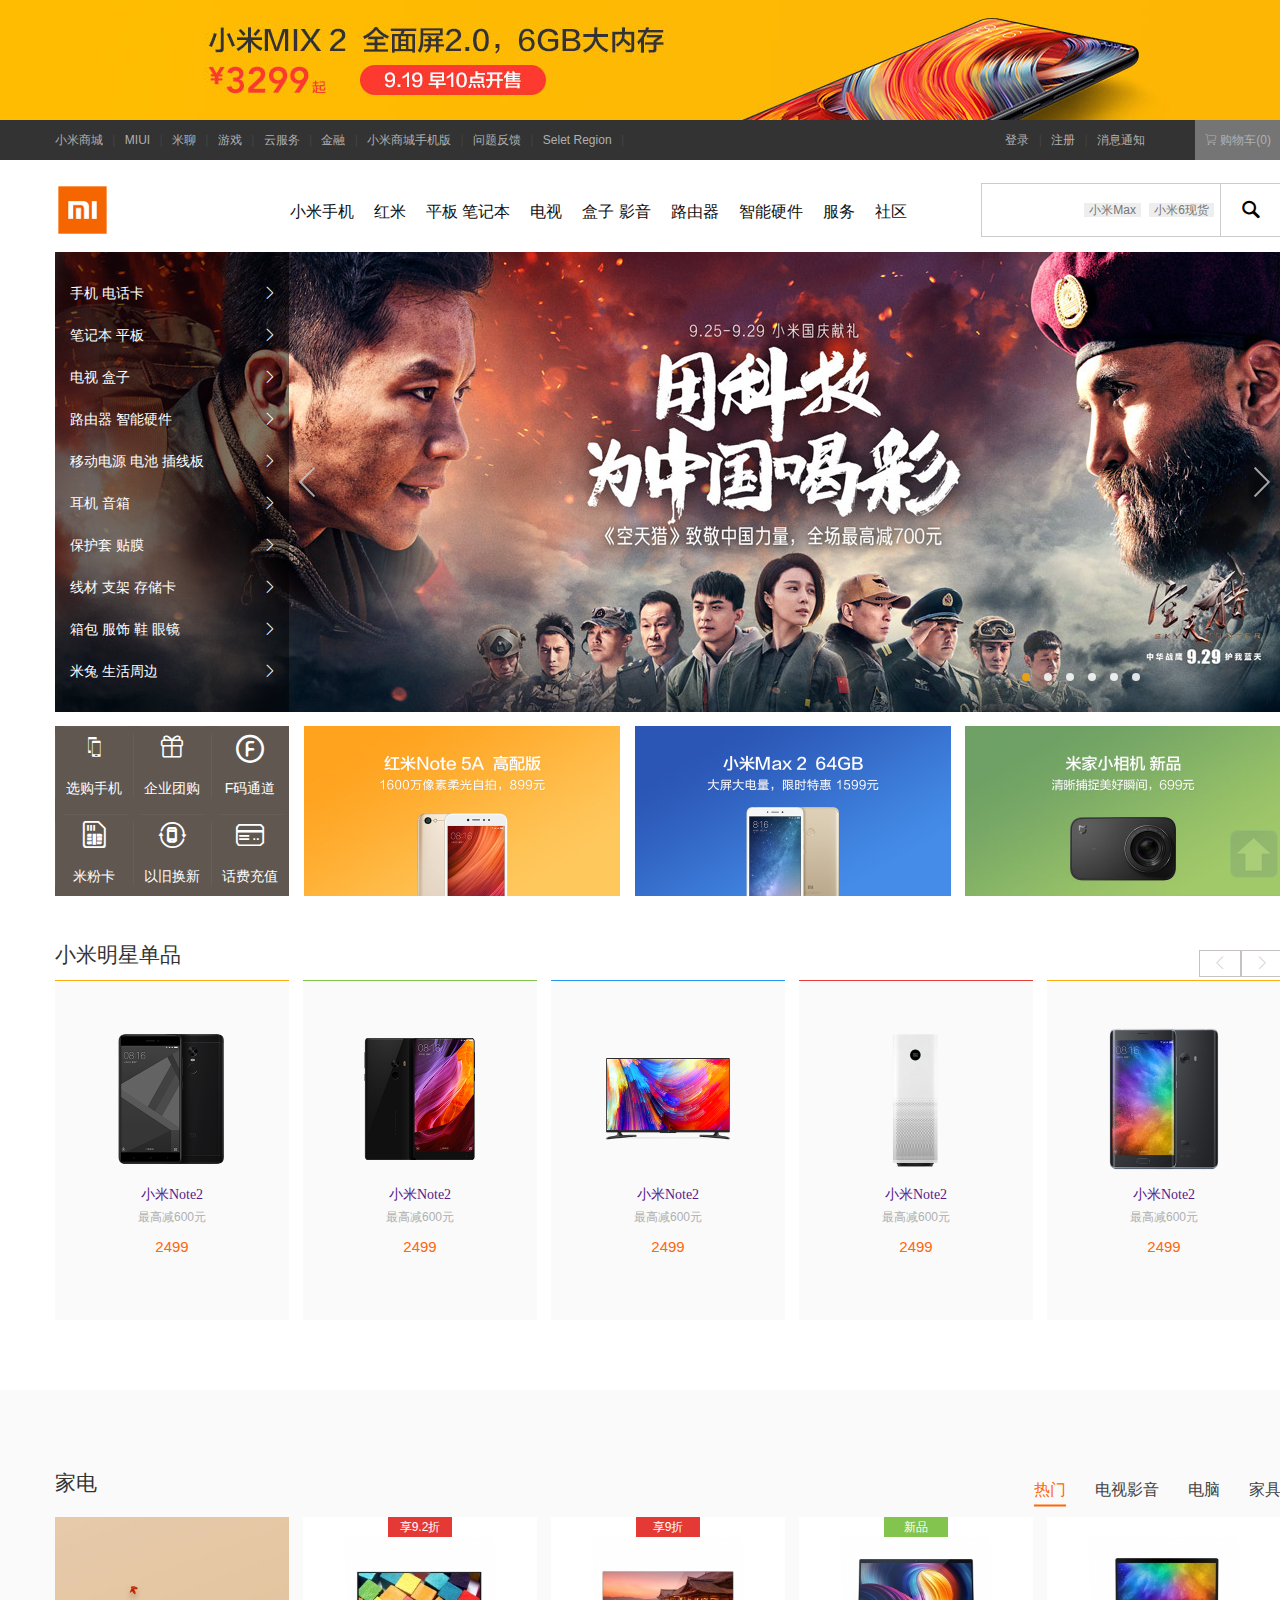
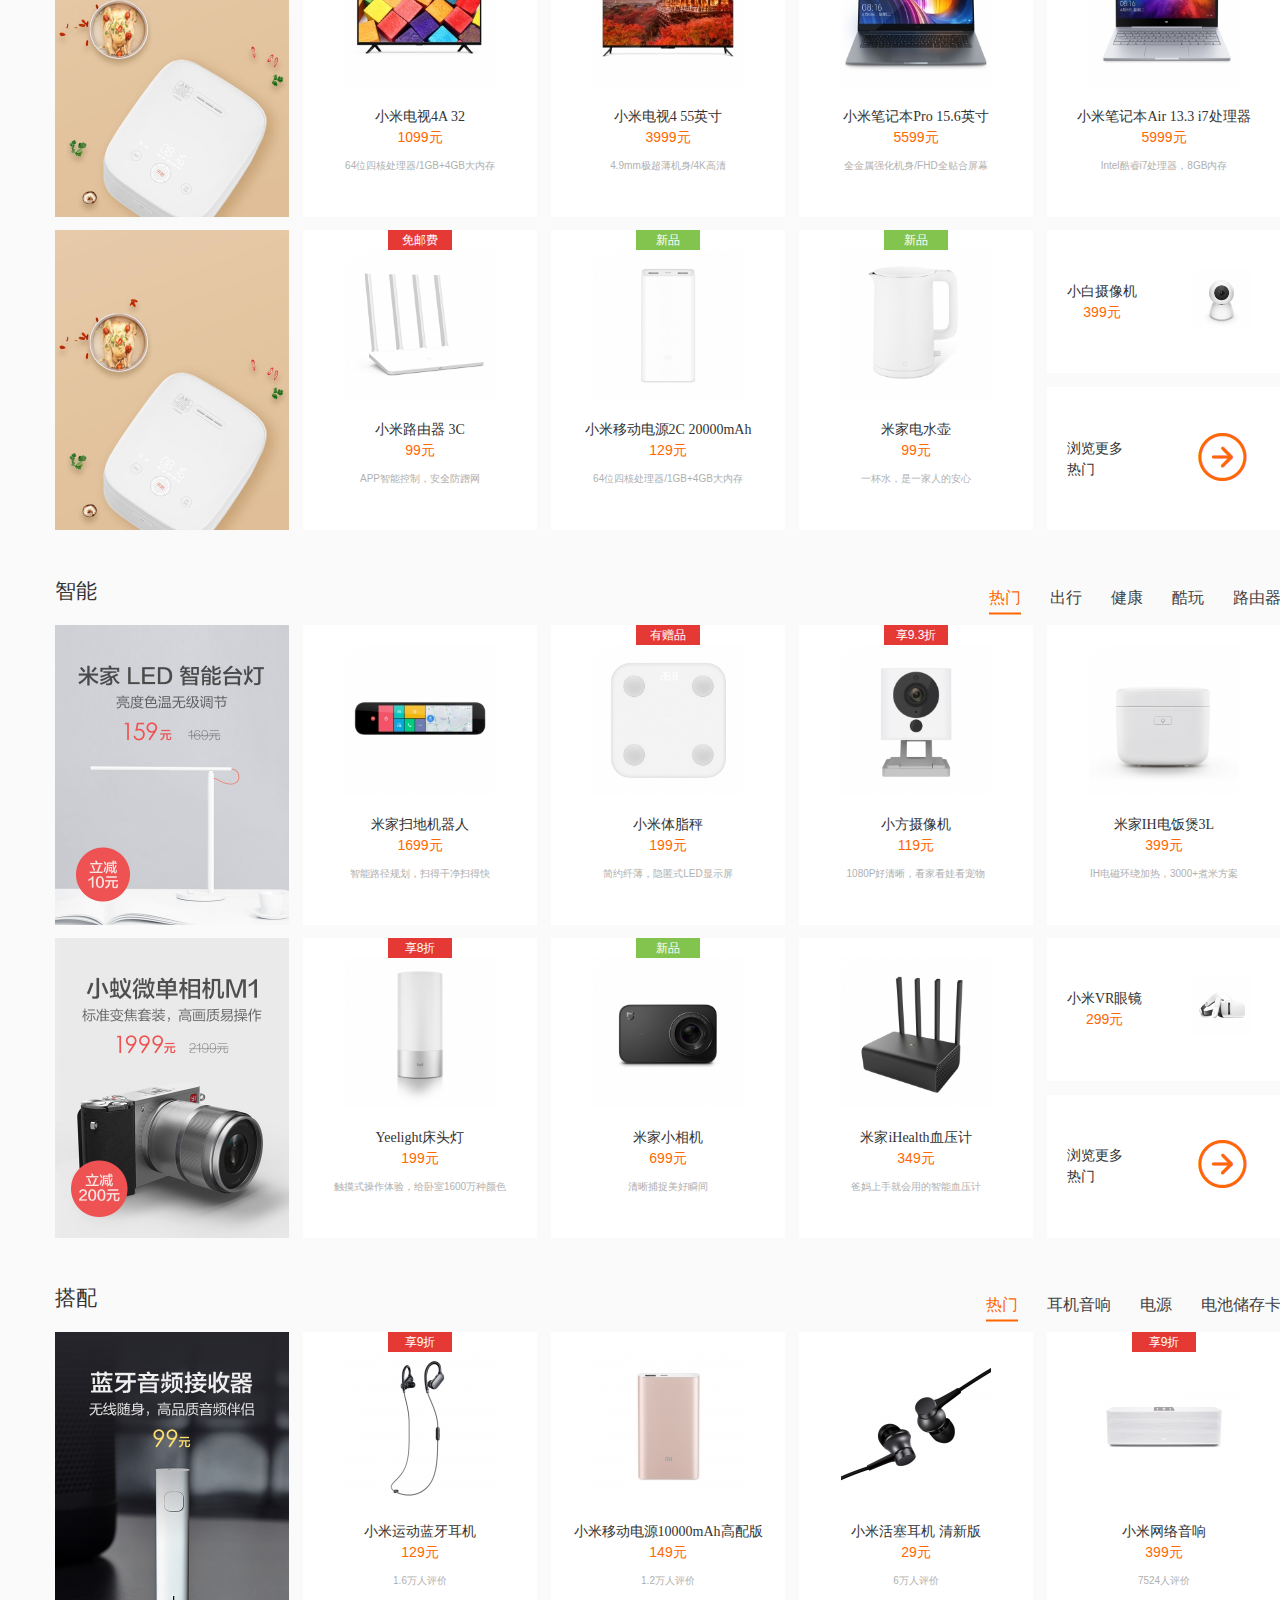
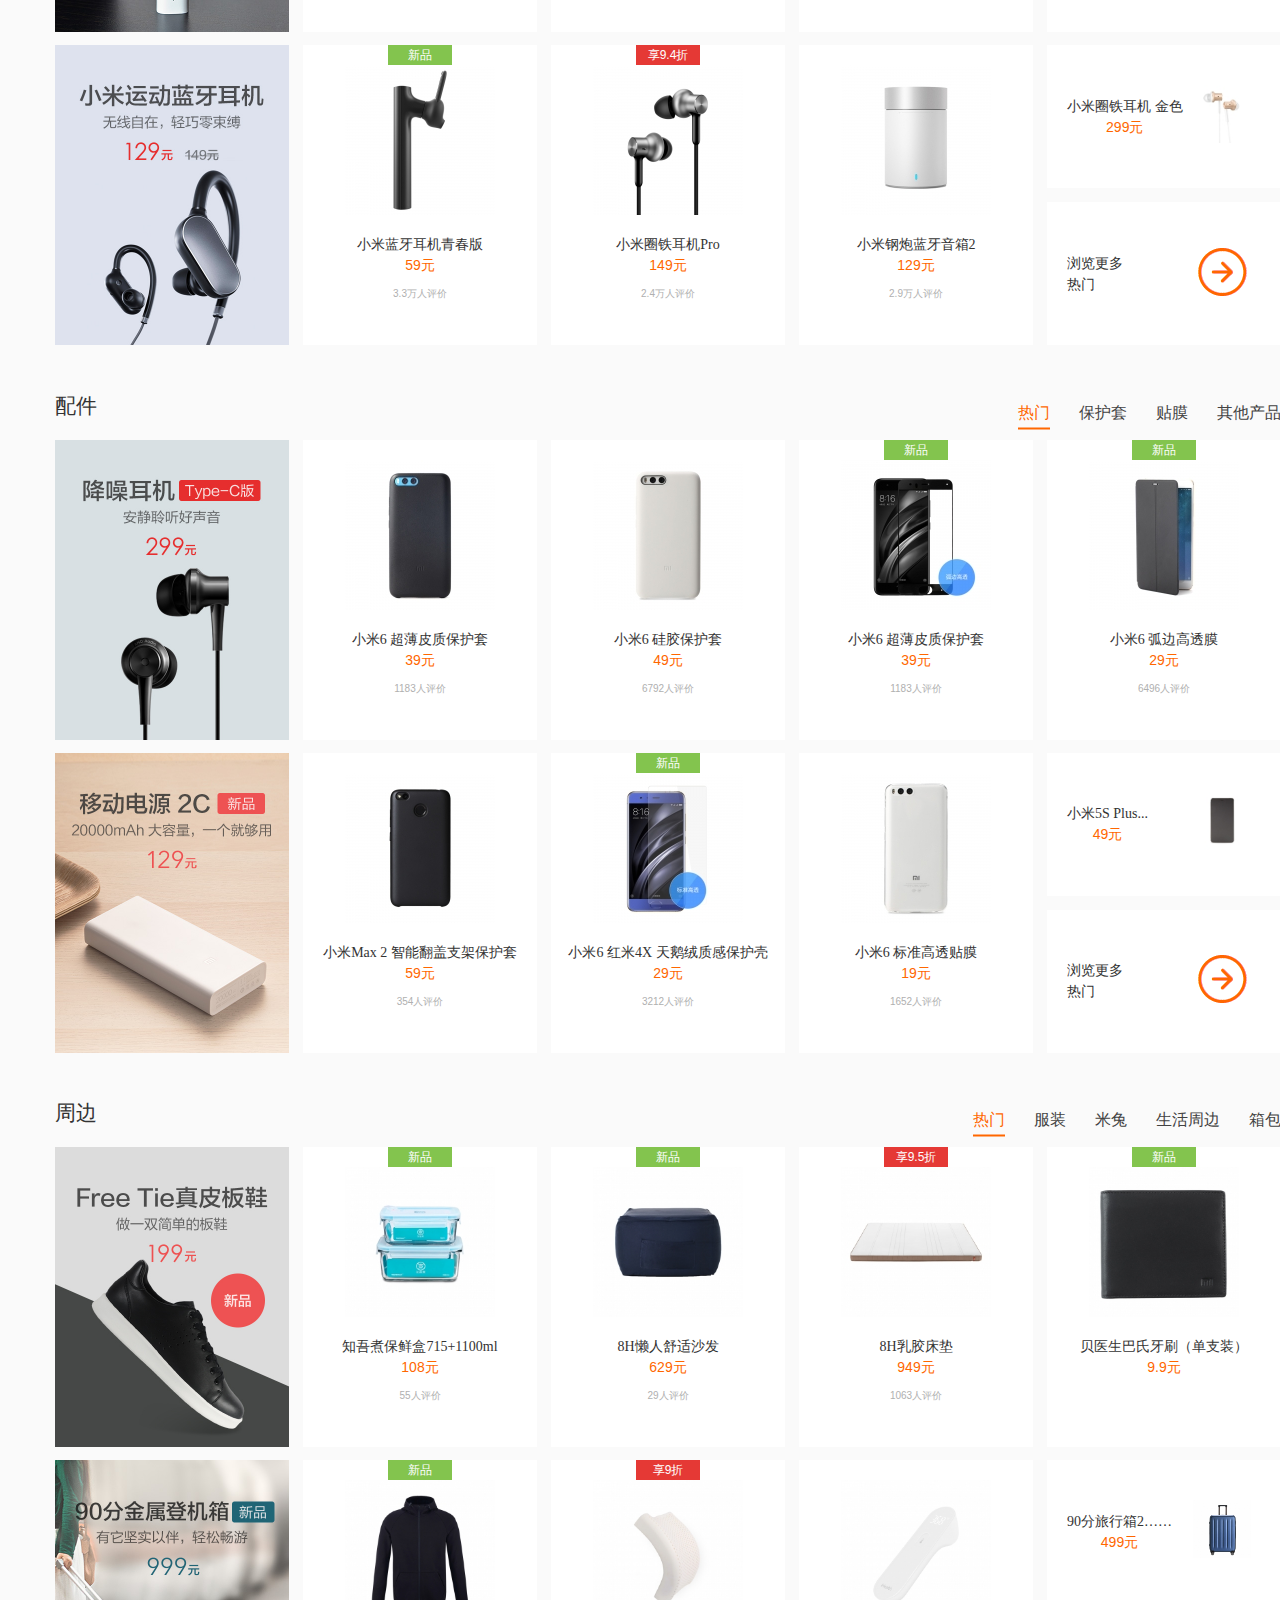
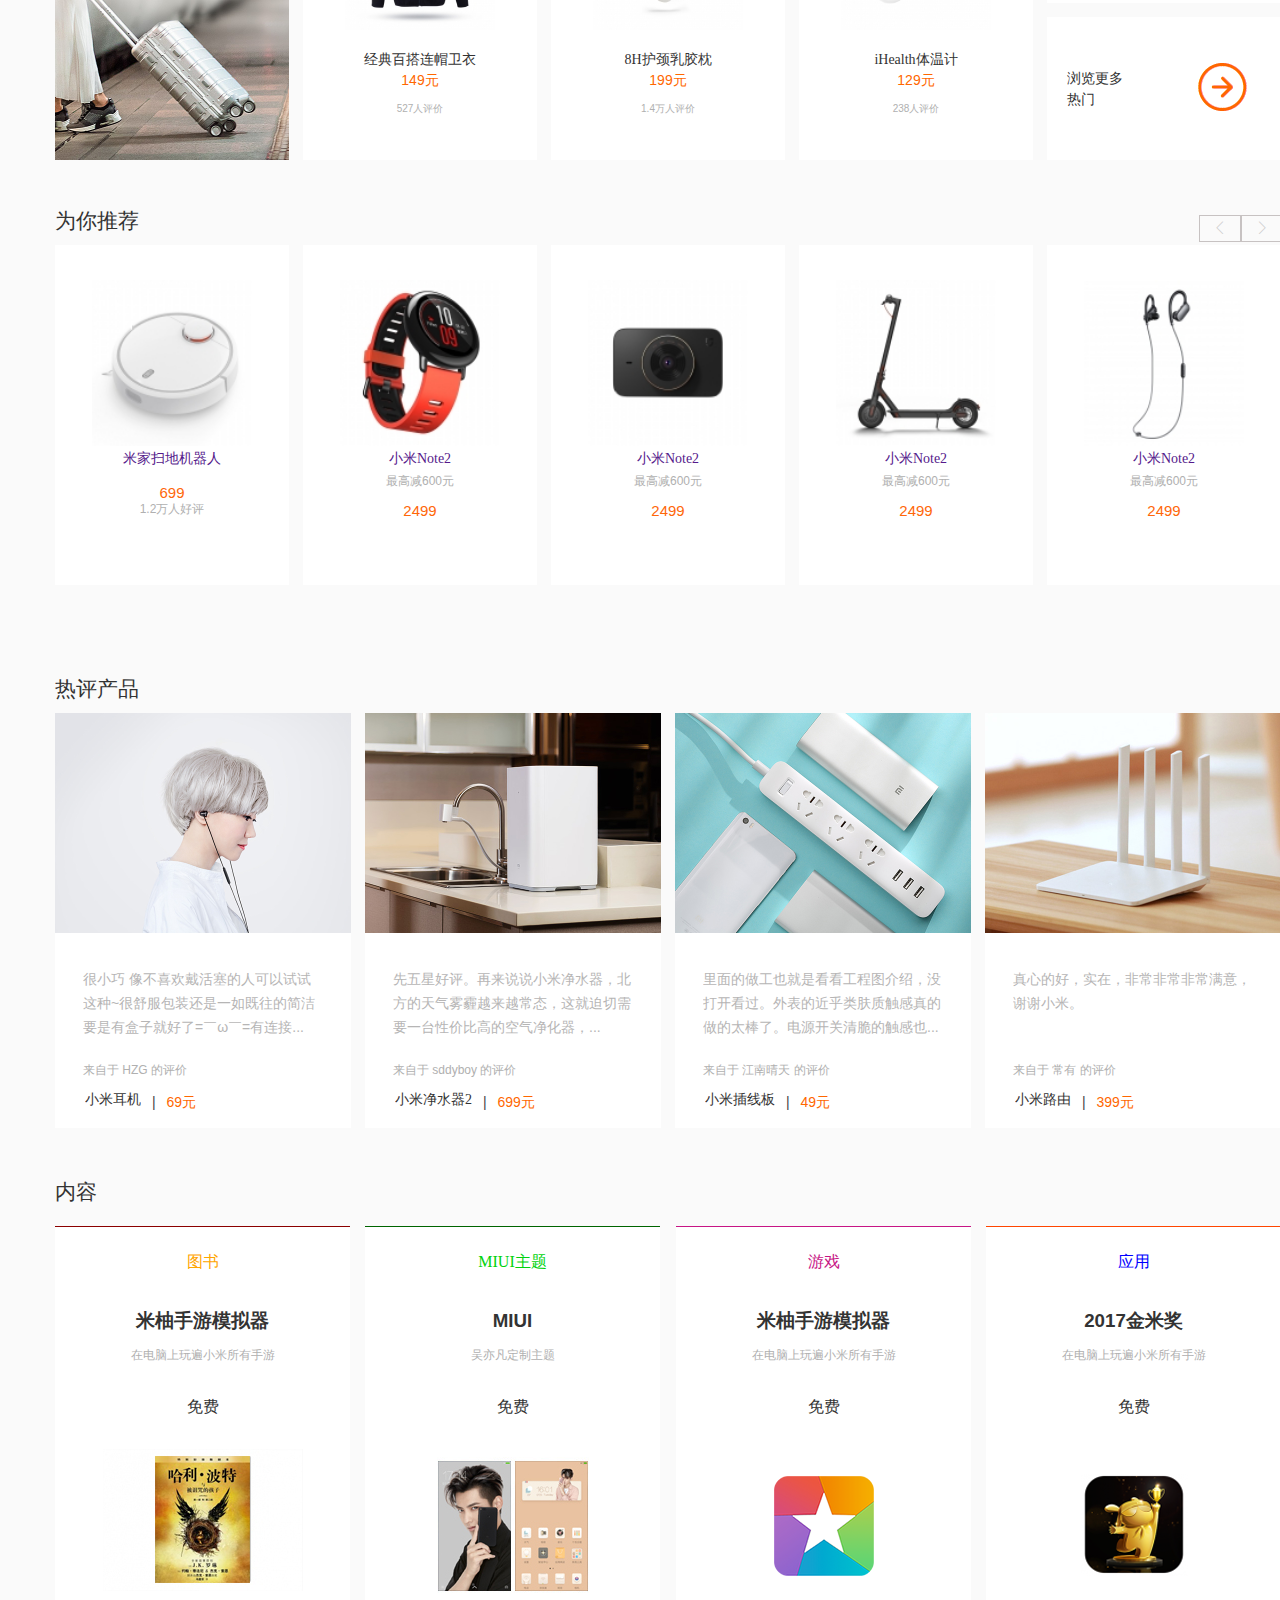
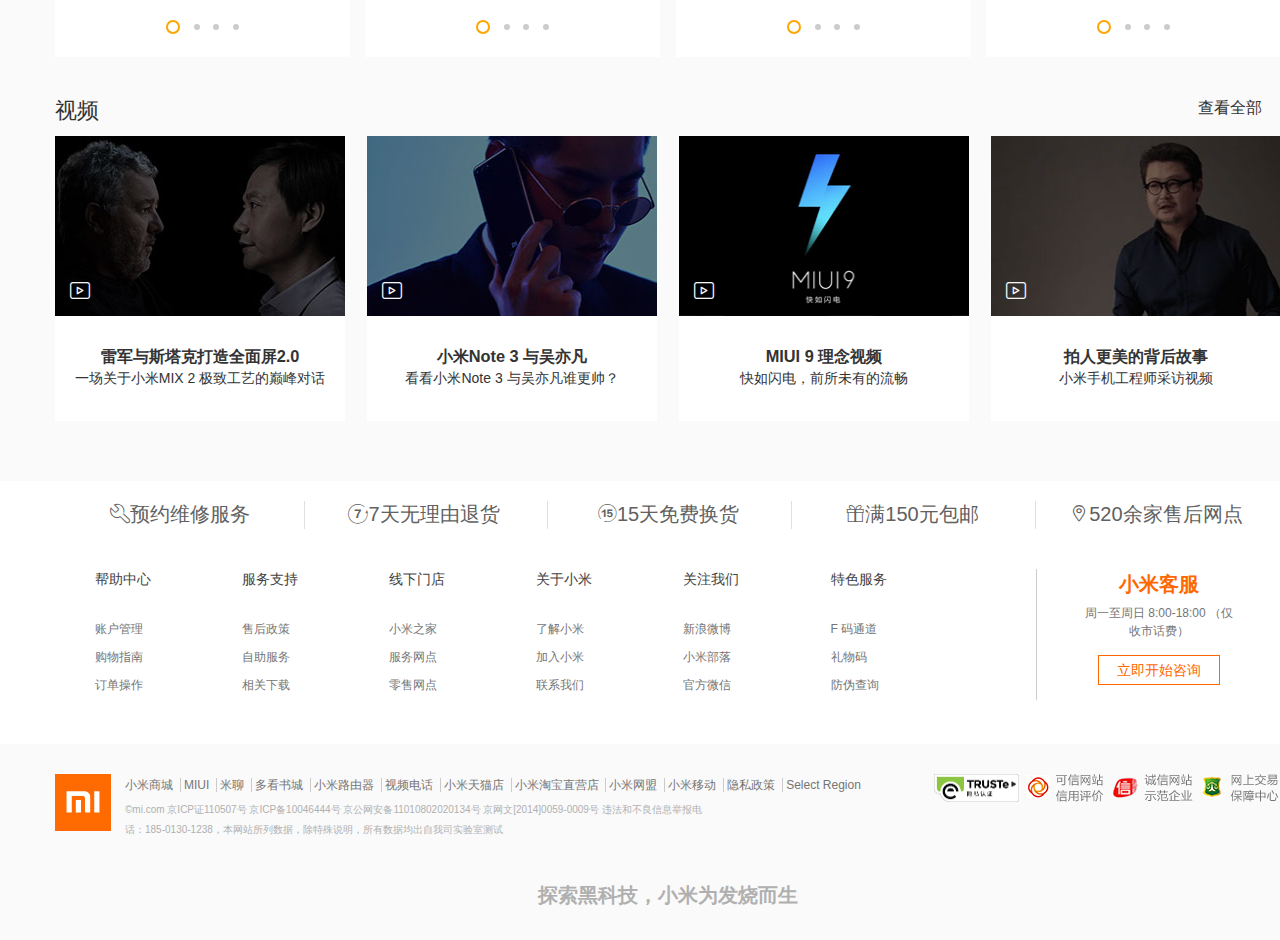
<file: index.html>
<!DOCTYPE html>
<html lang="en">
<head>
	<meta http-equiv="X-UA-Compatible" content="IE=Edge" />
	<meta charset="UTF-8">
	<title>小米商城 - 小米MIX 2、红米Note 5A、小米Note 3、小米笔记本官方网站</title>
	<meta name="description" content="小米商城直营小米公司旗下所有产品，囊括小米手机系列小米Note 3、小米5X、小米MIX 2，红米手机系列红米4X、红米Note 5A，智能硬件，配件及小米生活周边，同时提供小米客户服务及售后支持。" />
	<meta name="keywords" content="小米,小米Note 3,小米6,小米MIX 2,小米商城" />
	<meta name="viewport" content="width=1226" />
	<meta name="viewport" content="width=device-width, initial-scale=1.0"/>
	<link rel="icon" href="images/favicon.ico" type="image/x-icon">
	<link rel="stylesheet" href="css/public.css">
	<link rel="stylesheet" href="css/index.css">
</head>
<body>
<!-- 顶部 -->
<header class="top-header">
	<section class="site-bn-bar">
	</section>
	<section class="top-navbar">
		<section class="navbar-container">
		    <div class="navbar">
			    <a class="" href="#">小米商城</a>
			    <span class="sep">|</span>
			    <a href="#">MIUI</a>
			    <span class="sep">|</span>
			    <a href="#">米聊</a>
			    <span class="sep">|</span>
			    <a href="#">游戏</a>
			    <span class="sep">|</span>
			    <a href="#">云服务</a>
			    <span class="sep">|</span>
			    <a href="#">金融</a>
			    <span class="sep">|</span>
			    <a href="#">小米商城手机版</a>
			    <span class="sep">|</span>
			    <a href="#">问题反馈</a>
			    <span class="sep">|</span>
			    <a href="#">Selet Region</a>
			    <span class="sep">|</span>
		    </div>
		    <div class="navbar-cart-user">
		  	<!--登陆、注册-->
			  	<div class="navbar-user">
				    <a href="login.html">登录</a>
				    <span class="sep">|</span>
				    <a href="register.html">注册</a>
				    <span class="sep">|</span>
				    <a href="#">消息通知</a>
			    </div>
		     <!--购物车-->
			  	<div class="navbar-cart">
				    <a href="#">
				      <i class="iconfont">&#xe63f;</i>
					  <span>购物车(0)</span>
				    </a>
				    <div class="cart-menu">
				    	购物车中没有商品，赶紧选购吧！
				    </div>
				</div>
		  	</div>
		</section>
	</section>	
</header>

<!-- 中部 -->
<section class="wraper">

	<!-- 头部 -->
	<header class="site-header">
		<div class="wraper">
			<!-- logo -->
			<div class="header-left  fl">	
			</div>
			<!-- 导航栏 -->
			<ul class="header-middle fl">
				<li class="nav-item">
					<a href="#">小米手机</a>
					<div class="content">
						<ul class="contents-list">
							<li class="item">
								<a class="prod-img"><img src=""></a>
								<p class="name"></p>
								<span class="price"></span>
								<span class="flags"></span>
							</li>
							<li class="item">
								<a class="prod-img"><img src=""></a>
								<p class="name"></p>
								<span class="price"></span>
								<span class="flags"></span>
							</li>
							<li class="item">
								<a class="prod-img"><img src=""></a>
								<p class="name"></p>
								<span class="price"></span>

							</li>
							<li class="item">
								<a class="prod-img"><img src=""></a>
								<p class="name"></p>
								<span class="price"></span>
								<span class="flags"></span>
							</li>
							<li class="item">
								<a class="prod-img"><img src=""></a>
								<p class="name"></p>
								<span class="price"></span>
								<span class="flags"></span>
							</li>
							<li class="item">
								<a class="prod-img"><img src=""></a>
								<p class="name"></p>
								<span class="price"></span>
								<span class="flags"></span>
							</li>
						</ul>
					</div>
				</li>
				<li class="nav-item">
					<a href="#">红米</a>
					<div class="content">
						<ul class="contents-list">
							<li class="item">
								<a class="prod-img"><img src=""></a>
								<p class="name"></p>
								<span class="price"></span>
								<span class="flags"></span>
							</li>
							<li class="item">
								<a class="prod-img"><img src=""></a>
								<p class="name"></p>
								<span class="price"></span>
								<span class="flags"></span>
							</li>
							<li class="item">
								<a class="prod-img"><img src=""></a>
								<p class="name"></p>
								<span class="price"></span>
								<span class="flags"></span>
							</li>
							<li class="item">
								<a class="prod-img"><img src=""></a>
								<p class="name"></p>
								<span class="price"></span>
								<span class="flags"></span>
							</li>
						</ul>
					</div>
				</li>
				<li class="nav-item">
					<a href="#">平板 笔记本</a>
					<div class="content">
						<ul class="contents-list">
							<li class="item">
								<a class="prod-img"><img src=""></a>
								<p class="name"></p>
								<span class="price"></span>
								<span class="flags"></span>
							</li>
							<li class="item">
								<a class="prod-img"><img src=""></a>
								<p class="name"></p>
								<span class="price"></span>
							</li>
							<li class="item">
								<a class="prod-img"><img src=""></a>
								<p class="name"></p>
								<span class="price"></span>
								<span class="flags"></span>
							</li>
							<li class="item">
								<a class="prod-img"><img src=""></a>
								<p class="name"></p>
								<span class="price"></span>
								<span class="flags"></span>
							</li>
						</ul>
					</div>
				</li>
				<li class="nav-item">
					<a href="#">电视</a>
					<div class="content">
						<ul class="contents-list">
							<li class="item">
								<a class="prod-img"><img src=""></a>
								<p class="name"></p>
								<span class="price"></span>
								<span class="flags"></span>
							</li>
							<li class="item">
								<a class="prod-img"><img src=""></a>
								<p class="name"></p>
								<span class="price"></span>
								<span class="flags"></span>
							</li>
							<li class="item">
								<a class="prod-img"><img src=""></a>
								<p class="name"></p>
								<span class="price"></span>
								<span class="flags"></span>
							</li>
							<li class="item">
								<a class="prod-img"><img src=""></a>
								<p class="name"></p>
								<span class="price"></span>
								<span class="flags"></span>
							</li>
							<li class="item">
								<a class="prod-img"><img src=""></a>
								<p class="name"></p>
								<span class="price"></span>
								<span class="flags"></span>
							</li>
							<li class="item">
								<a class="prod-img"><img src=""></a>
								<p class="name"></p>
								<span class="price"></span>
								<span class="flags"></span>
							</li>
						</ul>
					</div>
				</li>
				<li class="nav-item">
					<a href="#">盒子 影音</a>
					<div class="content">
						<ul class="contents-list">
							<li class="item">
								<a class="prod-img"><img src=""></a>
								<p class="name"></p>
								<span class="price"></span>
								<span class="flags"></span>
							</li>
							<li class="item">
								<a class="prod-img"><img src=""></a>
								<p class="name"></p>
								<span class="price"></span>
								<span class="flags"></span>
							</li>
							<li class="item">
								<a class="prod-img"><img src=""></a>
								<p class="name"></p>
								<span class="price"></span>
								<span class="flags"></span>
							</li>
							<li class="item">
								<a class="prod-img"><img src=""></a>
								<p class="name"></p>
								<span class="price"></span>
								<span class="flags"></span>
							</li>
							<li class="item">
								<a class="prod-img"><img src=""></a>
								<p class="name"></p>
								<span class="price"></span>
								<span class="flags"></span>
							</li>
						</ul>
					</div>
				</li>
				<li class="nav-item">
					<a href="#">路由器</a>
					<div class="content">
						<ul class="contents-list">
							<li class="item">
								<a class="prod-img"><img src=""></a>
								<p class="name"></p>
								<span class="price"></span>
								<span class="flags"></span>
							</li>
							<li class="item">
								<a class="prod-img"><img src=""></a>
								<p class="name"></p>
								<span class="price"></span>
								<span class="flags"></span>
							</li>
							<li class="item">
								<a class="prod-img"><img src=""></a>
								<p class="name"></p>
								<span class="price"></span>
								<span class="flags"></span>
							</li>
							<li class="item">
								<a class="prod-img"><img src=""></a>
								<p class="name"></p>
								<span class="price"></span>
								<span class="flags"></span>
							</li>
							<li class="item">
								<a class="prod-img"><img src=""></a>
								<p class="name"></p>
								<span class="price"></span>
								<span class="flags">新品</span>
							</li>
							<li class="item">
								<a class="prod-img"><img src=""></a>
								<p class="name"></p>
								<span class="price"></span>
								<span class="flags">新品</span>
							</li>
						</ul>
					</div>
				</li>
				<li class="nav-item">
					<a href="#">智能硬件</a>
					<div class="content">
						<ul class="contents-list">
							<li class="item">
								<a class="prod-img"><img src=""></a>
								<p class="name"></p>
								<span class="price"></span>
								<span class="flags"></span>
							</li>
							<li class="item">
								<a class="prod-img"><img src=""></a>
								<p class="name"></p>
								<span class="price"></span>
								<span class="flags"></span>
							</li>
							<li class="item">
								<a class="prod-img"><img src=""></a>
								<p class="name"></p>
								<span class="price"></span>
							</li>

						</ul>
					</div>
				</li>
				<li class="nav-item">
					<a href="#">服务</a>
				</li>
				<li class="nav-item"><a href="#">社区</a></li>
			</ul>
			<!-- search -->
			<div class="header-right  fl">
				<input class="search"  type="text" name="search" onfocus="javascript:this.value=''">
				<button class="btn" id="btn"><i class="iconfont">&#xe640;</i></button>
				<div class="search-hot-words">
					<a href="">小米Max</a>
					<a href="">小米6现货</a>
				</div>
				<ul>
					<li><span class="name">mix2</span><span>约有5件</span></li>
					<li><span class="name">小米电视</span><span>约有7件</span></li>
					<li><span class="name">红米4</span><span>约有1件</span></li>
					<li><span class="name">小米电脑</span><span>约有3件</span></li>
					<li><span class="name">小米充电宝</span><span>约有3件</span></li>
					<li><span class="name">小米手环</span><span>约有6件</span></li>
					<li><span class="name">小米NOTE3</span><span>约有19件</span></li>
					<li><span class="name">红米Note2</span><span>约有7件</span></li>
					<li><span class="name">小米四</span><span>约有8件</span></li>
				</ul>
			</div>
		</div>
	</header>
	
	<!-- banner轮播开始 -->
	<section class="banner">
		<ul class="imgs-box">
			<li><img src="images/xmad_15063343009558_TKjkf.jpg" alt=""></li>
			<li><img src="images/xmad_14939067610469_cbqTe.jpg" alt=""></li>
			<li><img src="images/xmad_15052198121545_TBdgt.jpg" alt=""></li>
			<li><img src="images/xmad_15057916296159_nUYKy.jpg" alt=""></li>
			<li><img src="images/xmad_15057894501487_dvtNb.jpg" alt=""></li>
			<li><img src="images/xmad_15054431268897_CBYUJ.jpg" alt=""></li>
		</ul>
		<ul class="idots-box">
			<li class="idot-item active"></li>
			<li class="idot-item"></li>
			<li class="idot-item"></li>
			<li class="idot-item"></li>
			<li class="idot-item"></li>
			<li class="idot-item"></li>
		</ul>
		<div class="btns">
			<span class="btn prev"></span>
			<span class="btn next"></span>
		</div>
		<aside class="category fl">
			<ul class="category-list">
				<li class="category-item">
					<a href="#"></a><i class="iconfont">&#xf0343;</i>
					<div class="container">
						<ul class="goods-list">
							<li class="goods-item clearfix">
								<img src="" alt="">
								<p class="">小米Note2</p>
								<a class="goods-name" href="#"></a>
							</li>
							<li class="goods-item clearfix">
								<img src="" alt="">
								<p class=""></p>
								<a class="goods-name" href="#"></a>
							</li>
							<li class="goods-item clearfix">
								<img src="" alt="">
								<p></p>
								<a class="goods-name" href="#"></a>
							</li>
							<li class="goods-item clearfix">
								<img src="" alt="">
								<p class=""></p>
								<a class="goods-name" href="#" ></a>
							</li>
							<li class="goods-item clearfix">
								<img src="" alt="">
								<p class=""></p>
								<a class="goods-name" href="#"></a>
							</li>
							<li class="goods-item clearfix">
								<img src="" alt="">
								<p class=""></p>
								<a class="goods-name" href="#"></a>
							</li>
							<li class="goods-item clearfix">
								<img src="" alt="">
								<p class=""></p>
								<a class="goods-name" href="#"></a>
							</li>
							<li class="goods-item clearfix">
								<img src="" alt="">
								<p class=""></p>
								<a class="goods-name" href="#"></a>
							</li>
							<li class="goods-item clearfix">
								<img src="" alt="">
								<p class=""></p>
								<a class="goods-name" href="#"></a>
							</li>
							<li class="goods-item clearfix">
								<img src="" alt="">
								<p class=""></p>
								<a class="goods-name" href="#"></a>
							</li>
							<li class="goods-item clearfix">
								<img src="" alt="">
								<p class=""></p>
								<a class="goods-name" href="#"></a>
							</li>
							<li class="goods-item clearfix">
								<img src="" alt="">
								<p class=""></p>
								<a class="goods-name" href="#"></a>
							</li>
							<li class="goods-item clearfix">
								<img src="" alt="">
								<p class=""></p>
								<a class="goods-name" href="#"></a>
							</li>
							<li class="goods-item clearfix">
								<img src="" alt="">
								<p class=""></p>
								<a class="goods-name" href="#"></a>
							</li>
							<li class="goods-item clearfix">
								<img src="" alt="">
								<p class=""></p>
								<a class="goods-name" href="#"></a>
							</li>

						</ul>
					</div>
				</li>
				<li class="category-item">
					<a href="#"></a><i class="iconfont">&#xf0343;</i>
					<div class="container">
						<ul class="goods-list">
							<li class="goods-item clearfix">
								<img src="" alt="">
								<p class=""></p>
								<a class="goods-name" href="#"></a>
							</li>
							<li class="goods-item clearfix">
								<img src="" alt="">
								<p class=""></p>
								<a class="goods-name" href="#"></a>
							</li>
							<li class="goods-item clearfix">
								<img src="" alt="">
								<p class=""></p>
								<a class="goods-name" href="#"></a>
							</li>
							<li class="goods-item clearfix">
								<img src="" alt="">
								<p class=""></p>
								<a class="goods-name" href="#"></a>
							</li>
							<li class="goods-item clearfix">
								<img src="" alt="">
								<p class=""></p>
								<a class="goods-name" href="#"></a>
							</li>
							<li class="goods-item clearfix">
								<img src="" alt="">
								<p class=""></p>
								<a class="goods-name" href="#"></a>
							</li>
							<li class="goods-item clearfix">
								<img src="" alt="">
								<p class=""></p>
								<a class="goods-name" href="#"></a>
							</li>
						</ul>
					</div>
				</li>
				<li class="category-item">
					<a href="#"></a><i class="iconfont">&#xf0343;</i>
				</li>

				<li class="category-item">
					<a href="#"></a><i class="iconfont">&#xf0343;</i>
				</li>
				<li class="category-item">
					<a href="#"></a><i class="iconfont">&#xf0343;</i>
				</li>
				<li class="category-item">
					<a href="#"></a><i class="iconfont">&#xf0343;</i>
				</li>
				<li class="category-item">
					<a href="#"></a><i class="iconfont">&#xf0343;</i>
				</li>
				<li class="category-item">
					<a href="#"></a><i class="iconfont">&#xf0343;</i>
				</li>
				<li class="category-item">
					<a href="#"></a><i class="iconfont">&#xf0343;</i>
				</li>
				<li class="category-item">
					<a href="#"></a><i class="iconfont">&#xf0343;</i>
				</li>
			</ul>
		</aside>
	</section>
		
	<!-- banner下方物品展示-->
	<section class="home-hero-sub">
		<div class="span1">
			<a  class="span1-item" href=""><i class="iconfont">&#xe601;</i>选购手机</a>
			<a  class="span1-item" href=""><i class="iconfont">&#xf01da;</i>企业团购</a>
			<a  class="span1-item" href=""><i class="iconfont">&#xe60e;</i>F码通道</a>
			<a  class="span1-item" href=""><i class="iconfont">&#xe60f;</i>米粉卡 </a>
			<a  class="span1-item" href=""><i class="iconfont">&#xe610;</i>以旧换新</a>
			<a  class="span1-item" href=""><i class="iconfont">&#xe611;</i>话费充值</a>
			
		</div>
		<div class="span2">
			<a href=""><img src="images/xmad_15050473167628_KRHLD.jpg"></a>
			<a href=""><img src="images/xmad_15050456697584_ykvzc.jpg"></a>
			<a href=""><img src="images/xmad_15042746359872_BDhfU.jpg"></a>
		</div>
	</section> 
	
	<!-- 小米明星单品 -->
	<section class="home-star-goods">
		<div class="header-box">
			<h2>小米明星单品</h2>
			<div class="xm-controls">
				<a class="xm-controls-left"><i class="iconfont">&#xe660;</i></a>
				<a class="xm-controls-right"><i class="iconfont">&#xe65f;</i></a>
			</div>
		</div>
		<!-- 小米单品展示轮播 -->
		<div class="xm-carousel-wrapper">
			<ul class="xm-carousel-list">
				<li class="rainbow-item">
					<a class="thumb exposure" href=""><img src="images/xmad_1489401341687_vUojl.png"></a>
					<h3 class="title"><a href="">小米Note2</a></h3>
					<p class="desc">最高减600元</p>
					<p class="price">2499</p>
				</li>
		
				<li class="rainbow-item">
					<a class="thumb exposure" href=""><img src="images/xmad_14926862610682_UhkfS.png"></a>
					<h3 class="title"><a href="">小米Note2</a></h3>
					<p class="desc">最高减600元</p>
					<p class="price">2499</p>
				</li>
				
				<li class="rainbow-item">
					<a class="thumb exposure" href=""><img src="images/xmad_14938805670516_eryYQ.png"></a>
					<h3 class="title"><a href="">小米Note2</a></h3>
					<p class="desc">最高减600元</p>
					<p class="price">2499</p>
				</li>
				<li class="rainbow-item">
					<a class="thumb exposure" href=""><img src="images/xmad_14972549116226_tZpod.png"></a>
					<h3 class="title"><a href="">小米Note2</a></h3>
					<p class="desc">最高减600元</p>
					<p class="price">2499</p>
				</li>
				
				<li class="rainbow-item">
					<a class="thumb exposure" href=""><img src="images/xmad_15030636132779_UImNJ.png"></a>
					<h3 class="title"><a href="">小米Note2</a></h3>
					<p class="desc">最高减600元</p>
					<p class="price">2499</p>
				</li>
				<li class="rainbow-item">
					<a class="thumb exposure" href=""><img src="images/xmad_15023585612783_DIKjh.png"></a>
					<h3 class="title"><a href="">小米Note2</a></h3>
					<p class="desc">最高减600元</p>
					<p class="price">2499</p>
				</li>
				<li class="rainbow-item">
					<a class="thumb exposure" href=""><img src="images/xmad_15030636132779_UImNJ.png"></a>
					<h3 class="title"><a href="">小米Note2</a></h3>
					<p class="desc">最高减600元</p>
					<p class="price">2499</p>
				</li>
				<li class="rainbow-item">
					<a class="thumb exposure" href=""><img src="images/6ef55907-bbed-49be-a2bb-be0821b5f7b8.png"></a>
					<h3 class="title"><a href="">小米Note2</a></h3>
					<p class="desc">最高减600元</p>
					<p class="price">2499</p>
				</li>
				<li class="rainbow-item">
					<a class="thumb exposure" href=""><img src="images/T1ZYC_BjWv1RXrhCrK.jpg"></a>
					<h3 class="title"><a href="">小米Note2</a></h3>
					<p class="desc">最高减600元</p>
					<p class="price">2499</p>
				</li>
				<li class="rainbow-item">
					<a class="thumb exposure" href=""><img src="images/xmad_14972549116226_tZpod.png"></a>
					<h3 class="title"><a href="">小米Note2</a></h3>
					<p class="desc">最高减600元</p>
					<p class="price">2499</p>
				</li>	
			</ul>	
		</div>
	</section>

    <!--家电 智能 搭配.....-->
    <section class="main-wrap">
		<!--家电-->
		<section class="electrical">
			<nav class="main-wrap-nav">
				<h2 class="title">家电</h2>
				<ul class="menu-list">
					<li class="tab-active">热门</li>
					<li>电视影音</li>
					<li>电脑</li>
					<li>家具</li>
				</ul>
			</nav>
			<ul class="box-list">
				<li class="box-item"></li>
				<li class="box-item">
					<div class="img"></div>
					<h3 class="title"></h3>
					<p class="price"></p>
					<p class="appraise"></p>
					<span class="tips"></span>
					<div class="slider">
						<div class="slider-appraise-des"></div>
						<div class="slider-appraise-from"></div>
					</div>
				</li>
				<li class="box-item">
					<div class="img"></div>
					<h3 class="title"></h3>
					<p class="price"></p>
					<p class="appraise"></p>
					<span class="tips"></span>
					<div class="slider">
						<div class="slider-appraise-des"></div>
						<div class="slider-appraise-from"></div>
					</div>

				</li>
				<li class="box-item">
					<div class="img"></div>
					<h3 class="title"></h3>
					<p class="price"></p>
					<p class="appraise"></p>
					<span class="tips"></span>
					<div class="slider">
						<div class="slider-appraise-des"></div>
						<div class="slider-appraise-from"></div>
					</div>
				</li>
				<li class="box-item">
					<div class="img"></div>
					<h3 class="title"></h3>
					<p class="price"></p>
					<p class="appraise"></p>
					<span class="tips"></span>
					<div class="slider">
						<div class="slider-appraise-des"></div>
						<div class="slider-appraise-from"></div>
					</div>
				</li>
				<li class="box-item"></li>
				<li class="box-item">
					<div class="img"></div>
					<h3 class="title"></h3>
					<p class="price"></p>
					<p class="appraise"></p>
					<span class="tips"></span>
					<div class="slider">
						<div class="slider-appraise-des"></div>
						<div class="slider-appraise-from"></div>
					</div>
				</li>
				<li class="box-item">
					<div class="img"></div>
					<h3 class="title"></h3>
					<p class="price"></p>
					<p class="appraise"></p>
					<span class="tips"></span>
					<div class="slider">
						<div class="slider-appraise-des"></div>
						<div class="slider-appraise-from"></div>
					</div>
				</li>
				<li class="box-item">
					<div class="img"></div>
					<h3 class="title"></h3>
					<p class="price"></p>
					<p class="appraise"></p>
					<span class="tips"></span>
					<div class="slider">
						<div class="slider-appraise-des"></div>
						<div class="slider-appraise-from"></div>
					</div>
				</li>
				<li class="box-item  last">
					<ul class="">
						<li class="top clearFloat">
							<div class="top-item fl">
								<h3 class="title"></h3>
								<p class="price"></p>
							</div>
							<div class="top-item fr">
								<img src="" alt="">
							</div>
						</li>
						<li class="bottom clearFloat">
							<div class="top-item fl">
								<h3 class="title">浏览更多</h3>
								<p class="des"></p>
							</div>
							<div class="top-item fr">
								<img src="images/i_arrow.png" alt="">
							</div>
						</li>
					</ul>
				</li>
			</ul>
		</section>
		<!--智能-->
		<section class="intelligent">
			<nav class="main-wrap-nav">
				<h2 class="title">智能</h2>
				<ul class="menu-list">
					<li class="tab-active">热门</li>
					<li>出行</li>
					<li>健康</li>
					<li>酷玩</li>
					<li>路由器</li>
				</ul>
			</nav>
			<ul class="box-list">
				<li class="box-item"></li>
				<li class="box-item">
					<div class="img"></div>
					<h3 class="title"></h3>
					<p class="price"></p>
					<p class="appraise"></p>
					<span class="tips"></span>
					<div class="slider">
						<div class="slider-appraise-des"></div>
						<div class="slider-appraise-from"></div>
					</div>
				</li>
				<li class="box-item">
					<div class="img"></div>
					<h3 class="title"></h3>
					<p class="price"></p>
					<p class="appraise"></p>
					<span class="tips"></span>
					<div class="slider">
						<div class="slider-appraise-des"></div>
						<div class="slider-appraise-from"></div>
					</div>

				</li>
				<li class="box-item">
					<div class="img"></div>
					<h3 class="title"></h3>
					<p class="price"></p>
					<p class="appraise"></p>
					<span class="tips"></span>
					<div class="slider">
						<div class="slider-appraise-des"></div>
						<div class="slider-appraise-from"></div>
					</div>
				</li>
				<li class="box-item">
					<div class="img"></div>
					<h3 class="title"></h3>
					<p class="price"></p>
					<p class="appraise"></p>
					<span class="tips"></span>
					<div class="slider">
						<div class="slider-appraise-des"></div>
						<div class="slider-appraise-from"></div>
					</div>
				</li>
				<li class="box-item"></li>
				<li class="box-item">
					<div class="img"></div>
					<h3 class="title"></h3>
					<p class="price"></p>
					<p class="appraise"></p>
					<span class="tips"></span>
					<div class="slider">
						<div class="slider-appraise-des"></div>
						<div class="slider-appraise-from"></div>
					</div>
				</li>
				<li class="box-item">
					<div class="img"></div>
					<h3 class="title"></h3>
					<p class="price"></p>
					<p class="appraise"></p>
					<span class="tips"></span>
					<div class="slider">
						<div class="slider-appraise-des"></div>
						<div class="slider-appraise-from"></div>
					</div>
				</li>
				<li class="box-item">
					<div class="img"></div>
					<h3 class="title"></h3>
					<p class="price"></p>
					<p class="appraise"></p>
					<span class="tips"></span>
					<div class="slider">
						<div class="slider-appraise-des"></div>
						<div class="slider-appraise-from"></div>
					</div>
				</li>
				<li class="box-item  last">
					<ul class="">
						<li class="top clearFloat">
							<div class="top-item fl">
								<h3 class="title"></h3>
								<p class="price"></p>
							</div>
							<div class="top-item fr">
								<img src="" alt="">
							</div>
						</li>
						<li class="bottom clearFloat">
							<div class="top-item fl">
								<h3 class="title">浏览更多</h3>
								<p class="des"></p>
							</div>
							<div class="top-item fr">
								<img src="images/i_arrow.png" alt="">
							</div>
						</li>
					</ul>
				</li>
			</ul>
		</section>
		<!--搭配-->
		<section class="match">
			<nav class="main-wrap-nav">
				<h2 class="title">搭配</h2>
				<ul class="menu-list">
					<li class="tab-active">热门</li>
					<li>耳机音响</li>
					<li>电源</li>
					<li>电池储存卡</li>
				</ul>
			</nav>
			<ul class="box-list">
				<li class="box-item"></li>
				<li class="box-item">
					<div class="img"></div>
					<h3 class="title"></h3>
					<p class="price"></p>
					<p class="appraise"></p>
					<span class="tips"></span>
					<div class="slider">
						<div class="slider-appraise-des"></div>
						<div class="slider-appraise-from"></div>
					</div>
				</li>
				<li class="box-item">
					<div class="img"></div>
					<h3 class="title"></h3>
					<p class="price"></p>
					<p class="appraise"></p>
					<span class="tips"></span>
					<div class="slider">
						<div class="slider-appraise-des"></div>
						<div class="slider-appraise-from"></div>
					</div>

				</li>
				<li class="box-item">
					<div class="img"></div>
					<h3 class="title"></h3>
					<p class="price"></p>
					<p class="appraise"></p>
					<span class="tips"></span>
					<div class="slider">
						<div class="slider-appraise-des"></div>
						<div class="slider-appraise-from"></div>
					</div>
				</li>
				<li class="box-item">
					<div class="img"></div>
					<h3 class="title"></h3>
					<p class="price"></p>
					<p class="appraise"></p>
					<span class="tips"></span>
					<div class="slider">
						<div class="slider-appraise-des"></div>
						<div class="slider-appraise-from"></div>
					</div>
				</li>
				<li class="box-item"></li>
				<li class="box-item">
					<div class="img"></div>
					<h3 class="title"></h3>
					<p class="price"></p>
					<p class="appraise"></p>
					<span class="tips"></span>
					<div class="slider">
						<div class="slider-appraise-des"></div>
						<div class="slider-appraise-from"></div>
					</div>
				</li>
				<li class="box-item">
					<div class="img"></div>
					<h3 class="title"></h3>
					<p class="price"></p>
					<p class="appraise"></p>
					<span class="tips"></span>
					<div class="slider">
						<div class="slider-appraise-des"></div>
						<div class="slider-appraise-from"></div>
					</div>
				</li>
				<li class="box-item">
					<div class="img"></div>
					<h3 class="title"></h3>
					<p class="price"></p>
					<p class="appraise"></p>
					<span class="tips"></span>
					<div class="slider">
						<div class="slider-appraise-des"></div>
						<div class="slider-appraise-from"></div>
					</div>
				</li>
				<li class="box-item  last">
					<ul class="">
						<li class="top clearFloat">
							<div class="top-item fl">
								<h3 class="title"></h3>
								<p class="price"></p>
							</div>
							<div class="top-item fr">
								<img src="" alt="">
							</div>
						</li>
						<li class="bottom clearFloat">
							<div class="top-item fl">
								<h3 class="title">浏览更多</h3>
								<p class="des"></p>
							</div>
							<div class="top-item fr">
								<img src="images/i_arrow.png" alt="">
							</div>
						</li>
					</ul>
				</li>
			</ul>
		</section>
		<!--配件-->
		<section class="parts">
			<nav class="main-wrap-nav">
				<h2 class="title">配件</h2>
				<ul class="menu-list">
					<li class="tab-active">热门</li>
					<li>保护套</li>
					<li>贴膜</li>
					<li>其他产品</li>
				</ul>
			</nav>
			<ul class="box-list">
				<li class="box-item"></li>
				<li class="box-item">
					<div class="img"></div>
					<h3 class="title"></h3>
					<p class="price"></p>
					<p class="appraise"></p>
					<span class="tips"></span>
					<div class="slider">
						<div class="slider-appraise-des"></div>
						<div class="slider-appraise-from"></div>
					</div>
				</li>
				<li class="box-item">
					<div class="img"></div>
					<h3 class="title"></h3>
					<p class="price"></p>
					<p class="appraise"></p>
					<span class="tips"></span>
					<div class="slider">
						<div class="slider-appraise-des"></div>
						<div class="slider-appraise-from"></div>
					</div>

				</li>
				<li class="box-item">
					<div class="img"></div>
					<h3 class="title"></h3>
					<p class="price"></p>
					<p class="appraise"></p>
					<span class="tips"></span>
					<div class="slider">
						<div class="slider-appraise-des"></div>
						<div class="slider-appraise-from"></div>
					</div>
				</li>
				<li class="box-item">
					<div class="img"></div>
					<h3 class="title"></h3>
					<p class="price"></p>
					<p class="appraise"></p>
					<span class="tips"></span>
					<div class="slider">
						<div class="slider-appraise-des"></div>
						<div class="slider-appraise-from"></div>
					</div>
				</li>
				<li class="box-item"></li>
				<li class="box-item">
					<div class="img"></div>
					<h3 class="title"></h3>
					<p class="price"></p>
					<p class="appraise"></p>
					<span class="tips"></span>
					<div class="slider">
						<div class="slider-appraise-des"></div>
						<div class="slider-appraise-from"></div>
					</div>
				</li>
				<li class="box-item">
					<div class="img"></div>
					<h3 class="title"></h3>
					<p class="price"></p>
					<p class="appraise"></p>
					<span class="tips"></span>
					<div class="slider">
						<div class="slider-appraise-des"></div>
						<div class="slider-appraise-from"></div>
					</div>
				</li>
				<li class="box-item">
					<div class="img"></div>
					<h3 class="title"></h3>
					<p class="price"></p>
					<p class="appraise"></p>
					<span class="tips"></span>
					<div class="slider">
						<div class="slider-appraise-des"></div>
						<div class="slider-appraise-from"></div>
					</div>
				</li>
				<li class="box-item  last">
					<ul class="">
						<li class="top clearFloat">
							<div class="top-item fl">
								<h3 class="title"></h3>
								<p class="price"></p>
							</div>
							<div class="top-item fr">
								<img src="" alt="">
							</div>
						</li>
						<li class="bottom clearFloat">
							<div class="top-item fl">
								<h3 class="title">浏览更多</h3>
								<p class="des"></p>
							</div>
							<div class="top-item fr">
								<img src="images/i_arrow.png" alt="">
							</div>
						</li>
					</ul>
				</li>
			</ul>
		</section>
		<!--周边-->
		<section class="around">
			<nav class="main-wrap-nav">
				<h2 class="title">周边</h2>
				<ul class="menu-list">
					<li class="tab-active">热门</li>
					<li>服装</li>
					<li>米兔</li>
					<li>生活周边</li>
					<li>箱包</li>
				</ul>
			</nav>
			<ul class="box-list">
				<li class="box-item"></li>
				<li class="box-item">
					<div class="img"></div>
					<h3 class="title"></h3>
					<p class="price"></p>
					<p class="appraise"></p>
					<span class="tips"></span>
					<div class="slider">
						<div class="slider-appraise-des"></div>
						<div class="slider-appraise-from"></div>
					</div>
				</li>
				<li class="box-item">
					<div class="img"></div>
					<h3 class="title"></h3>
					<p class="price"></p>
					<p class="appraise"></p>
					<span class="tips"></span>
					<div class="slider">
						<div class="slider-appraise-des"></div>
						<div class="slider-appraise-from"></div>
					</div>

				</li>
				<li class="box-item">
					<div class="img"></div>
					<h3 class="title"></h3>
					<p class="price"></p>
					<p class="appraise"></p>
					<span class="tips"></span>
					<div class="slider">
						<div class="slider-appraise-des"></div>
						<div class="slider-appraise-from"></div>
					</div>
				</li>
				<li class="box-item">
					<div class="img"></div>
					<h3 class="title"></h3>
					<p class="price"></p>
					<p class="appraise"></p>
					<span class="tips"></span>
					<div class="slider">
						<div class="slider-appraise-des"></div>
						<div class="slider-appraise-from"></div>
					</div>
				</li>
				<li class="box-item"></li>
				<li class="box-item">
					<div class="img"></div>
					<h3 class="title"></h3>
					<p class="price"></p>
					<p class="appraise"></p>
					<span class="tips"></span>
					<div class="slider">
						<div class="slider-appraise-des"></div>
						<div class="slider-appraise-from"></div>
					</div>
				</li>
				<li class="box-item">
					<div class="img"></div>
					<h3 class="title"></h3>
					<p class="price"></p>
					<p class="appraise"></p>
					<span class="tips"></span>
					<div class="slider">
						<div class="slider-appraise-des"></div>
						<div class="slider-appraise-from"></div>
					</div>
				</li>
				<li class="box-item">
					<div class="img"></div>
					<h3 class="title"></h3>
					<p class="price"></p>
					<p class="appraise"></p>
					<span class="tips"></span>
					<div class="slider">
						<div class="slider-appraise-des"></div>
						<div class="slider-appraise-from"></div>
					</div>
				</li>
				<li class="box-item  last">
					<ul class="">
						<li class="top clearFloat">
							<div class="top-item fl">
								<h3 class="title"></h3>
								<p class="price"></p>
							</div>
							<div class="top-item fr">
								<img src="" alt="">
							</div>
						</li>
						<li class="bottom clearFloat">
							<div class="top-item fl">
								<h3 class="title">浏览更多</h3>
								<p class="des"></p>
							</div>
							<div class="top-item fr">
								<img src="images/i_arrow.png" alt="">
							</div>
						</li>
					</ul>
				</li>
			</ul>
		</section>
		<!--热门推荐-->
		<section class="home-recommend-goods">
			<div class="header-box">
				<h2>为你推荐</h2>
				<div class="xm-controls">
					<a class="xm-left"><i class="iconfont">&#xe660;</i></a>
					<a class="xm-right"><i class="iconfont">&#xe65f;</i></a>
				</div>
			</div>
			<!-- 轮播 -->
			<div class="xm-recommend-wrapper">
				<ul class="xm-recommend-list">
					<li class="rainbow-item">
						<a class="thumb exposure" href=""><img src="images/pms_1472609961.95298675.jpg"></a>
						<h3 class="title"><a href="">米家扫地机器人</a></h3>
						<p class="price">699</p>
						<p class="desc">1.2万人好评</p>

					</li>

					<li class="rainbow-item">
						<a class="thumb exposure" href=""><img src="images/pms_1477389928.07792706.jpg"></a>
						<h3 class="title"><a href="">小米Note2</a></h3>
						<p class="desc">最高减600元</p>
						<p class="price">2499</p>
						<div class="review-wrapper">
							<a href="">
								<span class="review">这个便宜又好用是很不错的下次还来买好评</span>
								<span class="author">来自于  孙悟空 的评价</span>
							</a>
						</div>
					</li>

					<li class="rainbow-item">
						<a class="thumb exposure" href=""><img src="images/pms_1488338229.6467773.jpg"></a>
						<h3 class="title"><a href="">小米Note2</a></h3>
						<p class="desc">最高减600元</p>
						<p class="price">2499</p>
					</li>
					<li class="rainbow-item">
						<a class="thumb exposure" href=""><img src="images/pms_1481507050.2285518.jpg"></a>
						<h3 class="title"><a href="">小米Note2</a></h3>
						<p class="desc">最高减600元</p>
						<p class="price">2499</p>
					</li>
					</li>
					<li class="rainbow-item">
						<a class="thumb exposure" href=""><img src="images/pms_1476674302.67179007.jpg"></a>
						<h3 class="title"><a href="">小米Note2</a></h3>
						<p class="desc">最高减600元</p>
						<p class="price">2499</p>
					</li>
					<li class="rainbow-item">
						<a class="thumb exposure" href=""><img src="images/pms_1476688193.46995320.jpg"></a>
						<h3 class="title"><a href="">小米Note2</a></h3>
						<p class="desc">最高减600元</p>
						<p class="price">2499</p>
					</li>
					<li class="rainbow-item">
						<a class="thumb exposure" href=""><img src="images/pms_1490666381.06634471.jpg"></a>
						<h3 class="title"><a href="">小米Note2</a></h3>
						<p class="desc">最高减600元</p>
						<p class="price">2499</p>
					</li>
					<li class="rainbow-item">
						<a class="thumb exposure" href=""><img src="images/pms_1502863444.33472153!140x140.jpg"></a>
						<h3 class="title"><a href="">小米Note2</a></h3>
						<p class="desc">最高减600元</p>
						<p class="price">2499</p>
					</li>
					<li class="rainbow-item">
						<a class="thumb exposure" href=""><img src="images/pms_1506324190.01216564!140x140.jpg"></a>
						<h3 class="title"><a href="">小米Note2</a></h3>
						<p class="desc">最高减600元</p>
						<p class="price">2499</p>
					</li>
					<li class="rainbow-item">
						<a class="thumb exposure" href=""><img src="images/pms_1502962275.73995818!140x140.jpg"></a>
						<h3 class="title"><a href="">小米Note2</a></h3>
						<p class="desc">最高减600元</p>
						<p class="price">2499</p>
					</li>
				</ul>
			</div>
		</section>
		<!-- 热评产品 -->
		<section class="hot-product-wraper">
			<div class="hot-product">
				<div class="header-box">
					<h2>热评产品</h2>
				</div>
				<div class="box-bd">
					<ul class="review-list clearfix">
						<li class="review-item review-item-first">
							<div class="figure-img">
								<a href="javascript:">
									<img src="images/12987438-4522-425f-a252-2493152edda1.jpg" alt="小米耳机">
								</a>
							</div>
							<p class="review">
								<a href="javascript:">
									很小巧 像不喜欢戴活塞的人可以试试这种~很舒服包装还是一如既往的简洁 要是有盒子就好了=￣ω￣=有连接...
								</a>
							</p>
							<p class="author"> 来自于 HZG 的评价</p>
							<div class="info">
								<h3 class="title">
									<a href="javascript:">小米耳机</a>
								</h3>
								<span class="sep">|</span>
								<p class="price"><span class="num">69</span>元</p>
							</div>
						</li>
						<li class="review-item">
							<div class="figure-img">
								<a href="javascript:">
									<img src="images/7e051b10-ed56-43df-bd60-3780592a3345.jpg" alt="小米净水器2">
								</a>
							</div>
							<p class="review">
								<a href="javascript:">先五星好评。再来说说小米净水器，北方的天气雾霾越来越常态，这就迫切需要一台性价比高的空气净化器，...</a>
							</p>
							<p class="author"> 来自于 sddyboy 的评价</p>
							<div class="info">
								<h3 class="title">
									<a href="javascript:">小米净水器2</a>
								</h3>
								<span class="sep">|</span>
								<p class="price"><span class="num">699</span>元</p>
							</div>
						</li>
						<li class="review-item">
							<div class="figure-img">
								<a href="javascript:">
									<img src="images/aa6b038a-2946-4549-acff-17c58e701556.jpg" alt="小米插线板">
								</a>
							</div>
							<p class="review">
								<a href="javascript:">里面的做工也就是看看工程图介绍，没打开看过。外表的近乎类肤质触感真的做的太棒了。电源开关清脆的触感也...</a>
							</p>
							<p class="author"> 来自于 江南晴天 的评价 </p>
							<div class="info">
								<h3 class="title">
									<a href="javascript:">小米插线板</a>
								</h3>
								<span class="sep">|</span>
								<p class="price"><span class="num">49</span>元</p></div>
						</li>
						<li class="review-item">
							<div class="figure-img">
								<a href="javascript:">
									<img src="images/8949026b-fa9a-4370-989b-5d5e2f149106.jpg" alt="小米路由器">
								</a>
							</div>
							<p class="review">
								<a href="">真心的好，实在，非常非常非常满意，谢谢小米。</a>
							</p>
							<p class="author"> 来自于 常有 的评价 </p>
							<div class="info">
								<h3 class="title">
									<a href="javascript:">小米路由</a>
								</h3>
								<span class="sep">|</span>
								<p class="price"><span class="num">399</span>元</p>
							</div>
						</li>
					</ul>
				</div>
			</div>
		</section>
		<!--内容-->
		<section class="content-container">
			<nav class="main-wrap-nav">
				<h2 class="title">内容</h2>

			</nav>
			<div class="content-wrap">
				<h1 class="title" style="color: orange">图书</h1>
				<ul class="detail-list"  id="detail-lit">
					<li class="list-item">
						<h3 class="sub-title">米柚手游模拟器</h3>
						<span class="des">在电脑上玩遍小米所有手游</span>
						<span class="price">免费</span>
						<img src="images/5e5da924-84e3-4959-9e25-5891cdf30757.png" alt="load error" title="米柚手游模拟器">
					</li>
					<li class="list-item">
						<h3 class="sub-title">剑侠世界</h3>
						<span class="des">一生不容错过的浪漫武侠</span>
						<span class="price">免费</span>
						<img src="images/61e1385e-54de-48f3-8717-5e4f4b1cdd14.png" alt="load error" title="剑侠世界">
					</li>
					<li class="list-item">
						<h3 class="sub-title">老九门</h3>
						<span class="des">九门恩怨，盗墓笔记前传上线</span>
						<span class="price">免费</span>
						<img src="images/xmad_14991694834748_jkosw.jpg" alt="load error" title="老九门">
					</li>
					<li class="list-item">
						<h3 class="sub-title"></h3>
						<span class="des">免费下载海量的手机游戏<br>天天都有现金福利赠送</span>
						<span class="price">前往小米游戏商店</span>
						<img src="images/more-duokan.jpg" alt="load error" title="小米商店">
					</li>
				</ul>
				<ul class="idots-box">
					<li class="idx-item active" ></li>
					<li class="idx-item" ></li>
					<li class="idx-item" ></li>
					<li class="idx-item" ></li>
				</ul>
				<div class="btns-box">
					<span class="btn oprev" id="prve"></span>
					<span class="btn onext" id="next"></span>
				</div>
			</div>
			<div class="content-wrap-two">
				<h1 class="title" style="color: #00d20d">MIUI主题</h1>
				<ul class="adetail-list">
					<li class="list-item">
						<h3 class="sub-title">MIUI</h3>
						<span class="des">吴亦凡定制主题</span>
						<span class="price">免费</span>
						<img src="images/xmad_15023308354557_ZPYRq.jpg" alt="load error" title="米柚手游模拟器">
					</li>
					<li class="list-item">
						<h3 class="sub-title">剑侠世界</h3>
						<span class="des">一生不容错过的浪漫武侠</span>
						<span class="price">免费</span>
						<img src="images/xmad_14982103643442_KCZrH.jpg" alt="load error" title="剑侠世界">
					</li>
					<li class="list-item">
						<h3 class="sub-title">老九门</h3>
						<span class="des">九门恩怨，盗墓笔记前传上线</span>
						<span class="price">免费</span>
						<img src="images/xmad_14991694834748_jkosw.jpg" alt="load error" title="老九门">
					</li>
					<li class="list-item">
						<h3 class="sub-title"></h3>
						<span class="des">免费下载海量的手机游戏<br>天天都有现金福利赠送</span>
						<span class="price">前往小米游戏商店</span>
						<img src="images/more-miui.jpg" alt="load error" title="小米商店">
					</li>
				</ul>
				<ul class="idots-box">
					<li class="aidx-item active" ></li>
					<li class="aidx-item" ></li>
					<li class="aidx-item" ></li>
					<li class="aidx-item" ></li>
				</ul>
				<div class="btns-box">
					<span class="btn aprev"></span>
					<span class="btn anext"></span>
				</div>
			</div>
			<div class="content-wrap-three">
				<h1 class="title" style="color: mediumvioletred">游戏</h1>
				<ul class="bdetail-list">
					<li class="list-item">
						<h3 class="sub-title">米柚手游模拟器</h3>
						<span class="des">在电脑上玩遍小米所有手游</span>
						<span class="price">免费</span>
						<img src="images/T1czW_BXCv1R4cSCrK.png" alt="load error" title="米柚手游模拟器">
					</li>
					<li class="list-item">
						<h3 class="sub-title">剑侠世界</h3>
						<span class="des">一生不容错过的浪漫武侠</span>
						<span class="price">免费</span>
						<img src="images/695c909b-f541-4575-bace-d08b6465025b.jpg" alt="load error" title="剑侠世界">
					</li>
					<li class="list-item">
						<h3 class="sub-title">老九门</h3>
						<span class="des">九门恩怨，盗墓笔记前传上线</span>
						<span class="price">免费</span>
						<img src="images/more-game.jpg" alt="load error" title="老九门">
					</li>
					<li class="list-item">
						<h3 class="sub-title"></h3>
						<span class="des">免费下载海量的手机游戏<br>天天都有现金福利赠送</span>
						<span class="price">前往小米游戏商店</span>
						<img src="images/more-duokan.jpg" alt="load error" title="小米商店">
					</li>
				</ul>
				<ul class="idots-box">
					<li class="bidx-item active" ></li>
					<li class="bidx-item" ></li>
					<li class="bidx-item" ></li>
					<li class="bidx-item" ></li>
				</ul>
				<div class="btns-box">
					<span class="btn bprev"></span>
					<span class="btn bnext"></span>
				</div>
			</div>
			<div class="content-wrap-four">
				<h1 class="title" style="color: blue">应用</h1>
				<ul class="cdetail-list">
					<li class="list-item">
						<h3 class="sub-title">2017金米奖</h3>
						<span class="des">在电脑上玩遍小米所有手游</span>
						<span class="price">免费</span>
						<img src="images/3332da7d-4056-4694-9548-c83b7b3af7d3.png" alt="load error" title="米柚手游模拟器">
					</li>
					<li class="list-item">
						<h3 class="sub-title">剑侠世界</h3>
						<span class="des">一生不容错过的浪漫武侠</span>
						<span class="price">免费</span>
						<img src="images/T1TkKvBCKv1R4cSCrK.png" alt="load error" title="剑侠世界">
					</li>
					<li class="list-item">
						<h3 class="sub-title">老九门</h3>
						<span class="des">九门恩怨，盗墓笔记前传上线</span>
						<span class="price">免费</span>
						<img src="images/T15VZvB5Kv1R4cSCrK.png" alt="load error" title="老九门">
					</li>
					<li class="list-item">
						<h3 class="sub-title"></h3>
						<span class="des">免费下载海量的手机游戏<br>天天都有现金福利赠送</span>
						<span class="price">前往小米游戏商店</span>
						<img src="images/more-duokan.jpg" alt="load error" title="小米商店">
					</li>
				</ul>
				<ul class="idots-box">
					<li class="cidx-item active" ></li>
					<li class="cidx-item" ></li>
					<li class="cidx-item" ></li>
					<li class="cidx-item" ></li>
				</ul>
				<div class="btns-box">
					<span class="btn cprev"></span>
					<span class="btn cnext"></span>
				</div>
			</div>
		</section>
		<!--视频播放-->
		<section class="wrap">
			<div class="video-head">
				<h1 class="title">视频</h1>
				<div class="more">
					<a class="more-link" href="javascript:">
						查看全部
						<i class="iconfont">&#xe66c;</i>
					</a>
				</div>
			</div>
			<!--视频播放缩略显示-->
			<ul class="video-list">
				<li class="video-item">
					<div class="figure">
						<a href="javascript:;" title="点击播放视频" data-video="https://v.mifile.cn/b2c-mimall-media/9e43087a3ac5525a33982a2da2ba2cff.mp4">
							<img src="" alt="">
							<span class="play"><i class="iconfont">&#xe613;</i></span>
						</a>
					</div>
					<h3 class="name"></h3>
					<p class="description"></p>
				</li>

				<li class="video-item">
					<div class="figure">
						<a href="javascript:;" title="点击播放视频" data-video="https://v.mifile.cn/b2c-mimall-media/d6f32c4087ec8a1466b72e58cdfa0625.mp4">
							<img src="" alt="">
							<span class="play"><i class="iconfont">&#xe613;</i></span>
						</a>
					</div>
					<h3 class="name"></h3>
					<p class="description"></p>
				</li>

				<li class="video-item">
					<div class="figure">
						<a href="javascript:;" title="点击播放视频" data-video="https://v.mifile.cn/b2c-mimall-media/079803c78170eaf692d936eba3978cc1.mp4" >
							<img src="" alt="">
							<span class="play"><i class="iconfont">&#xe613;</i></span>
						</a>
					</div>
					<h3 class="name"></h3>
					<p class="description"></p>
				</li>

				<li class="video-item">
					<div class="figure">
						<a href="javascript:;" title="点击播放视频" data-video="https://v.mifile.cn/b2c-mimall-media/d0bf3d4892625ddb42836ff4d6d4af05.mp4">
							<img src="" alt="">
							<span class="play"><i class="iconfont">&#xe613;</i></span>
						</a>
					</div>
					<h3 class="name"></h3>
					<p class="description"></p>
				</li>
			</ul>
			<!--弹出视频-->
			<div class="video-mask">
				<div class="video-box">
					<!--标题显示区域-->
					<h1 class="video-title"></h1>
					<!--视频播放区域-->
					<div class="video-show">
						<video controls preload="auto">
							<source src="" type="video/mp4">
						</video>
						<span class="video-play"><i class="iconfont iconfont-play">&#xe633;</i></span>
					</div>
					<!--关闭视频-->
					<span class="video-close"><i class="iconfont iconfont-close">&#xe6a0;</i></span>
				</div>
			</div>
		</section>
	</section>


</section>

<!-- 底部 -->
<footer id="footer" class="">
	<header class="footer-top">
		<ul>
			<li>
				<a href="#"><i class="iconfont">&#xe629;</i>预约维修服务</a>
			</li>
			<li>
				<a href="#"><i class="iconfont">&#xe612;</i>7天无理由退货</a>
			</li>
			<li>
				<a href="#"><i class="iconfont">&#xe602;</i>15天免费换货</a>
			</li>
			<li>
				<a href="#"><i class="iconfont">&#xe607;</i>满150元包邮</a>
			</li>
			<li>
				<a href="#"><i class="iconfont">&#xf0205;</i>520余家售后网点</a>
			</li>
		</ul>
	</header>
	<section class="wraper footer-middle">
		<aside class="footer-right connect">
			<p class="tel">小米客服</p>
			<p class="detail">
				周一至周日 8:00-18:00 （仅收市话费）
			</p>
			<a href="#" class="btn"><span></span>立即开始咨询</a>
		</aside>
		<section class="footer-left menu-columns">
			<ul class="menu">
				<li>
					<dl>
						<dt>帮助中心</dt>
						<dd>账户管理</dd>
						<dd>购物指南</dd>
						<dd>订单操作</dd>
					</dl>
				</li>
			</ul>
			<ul class="menu">
				<li>
					<dl>
						<dt>服务支持</dt>
						<dd>售后政策</dd>
						<dd>自助服务</dd>
						<dd>相关下载</dd>
					</dl>
				</li>
			</ul>
			<ul class="menu">
				<li>
					<dl>
						<dt>线下门店</dt>
						<dd>小米之家</dd>
						<dd>服务网点</dd>
						<dd>零售网点</dd>
					</dl>
				</li>
			</ul>
			<ul class="menu">
				<li>
					<dl>
						<dt>关于小米</dt>
						<dd>了解小米</dd>
						<dd>加入小米</dd>
						<dd>联系我们</dd>
					</dl>
				</li>
			</ul>
			<ul class="menu">
				<li>
					<dl>
						<dt>关注我们</dt>
						<dd>新浪微博</dd>
						<dd>小米部落</dd>
						<dd>官方微信</dd>
					</dl>
				</li>
			</ul>
			<ul class="menu">
				<li>
					<dl>
						<dt>特色服务</dt>
						<dd>F 码通道</dd>
						<dd>礼物码</dd>
						<dd>防伪查询</dd>
					</dl>
				</li>
			</ul>
		</section>
	</section>

	<footer class="footer-bottom">
		<div class="footer-wraper">
			<div class="info">
				<div class="links">
					<a href="#">小米商城</a>
					<a href="#">MIUI</a>
					<a href="#">米聊</a>
					<a href="#">多看书城</a>
					<a href="#">小米路由器</a>
					<a href="#">视频电话</a>
					<a href="#">小米天猫店</a>
					<a href="#">小米淘宝直营店</a>
					<a href="#">小米网盟</a>
					<a href="#">小米移动</a>
					<a href="#">隐私政策</a>
					<a href="#">Select Region</a>
				</div>
				<p class="desc">©mi.com 京ICP证110507号 京ICP备10046444号 京公网安备11010802020134号 京网文[2014]0059-0009号 违法和不良信息举报电话：185-0130-1238，本网站所列数据，除特殊说明，所有数据均出自我司实验室测试
				</p>
			</div>
			<ul class="img-list">
				<li>
					<a href="#"><img  class="img-list1" src="./images/truste.png"></a>
				</li>
				<li>
					<a href="#"><img src="./images/v-logo-1.png"></a>
				</li>
				<li>
					<a href="#"><img src="./images/v-logo-2.png"></a>
				</li>
				<li>
					<a href="#"><img src="./images/v-logo-3.png"></a>
				</li>
			</ul>
			<h3>探索黑科技，小米为发烧而生</h3>
		</div>
	</footer>
</footer>

<!--回到顶部-->
<span class="back-btn" id="backToBtn">
	<img src="images/toWinTop.png" title="回到顶部" alt="">
</span>
<!-- js部分 -->
<script type="text/javascript" src="js/tools.js"></script>
<script type="text/javascript" src="js/main.js"></script>
<script type="text/javascript" src="js/function.js"></script>
<script type="text/javascript" src="js/carousel.js"></script>
<script type="text/javascript" src="js/video.js"></script>
<script type="text/javascript" src="js/back.js"></script>

</body>
</html>
</file>
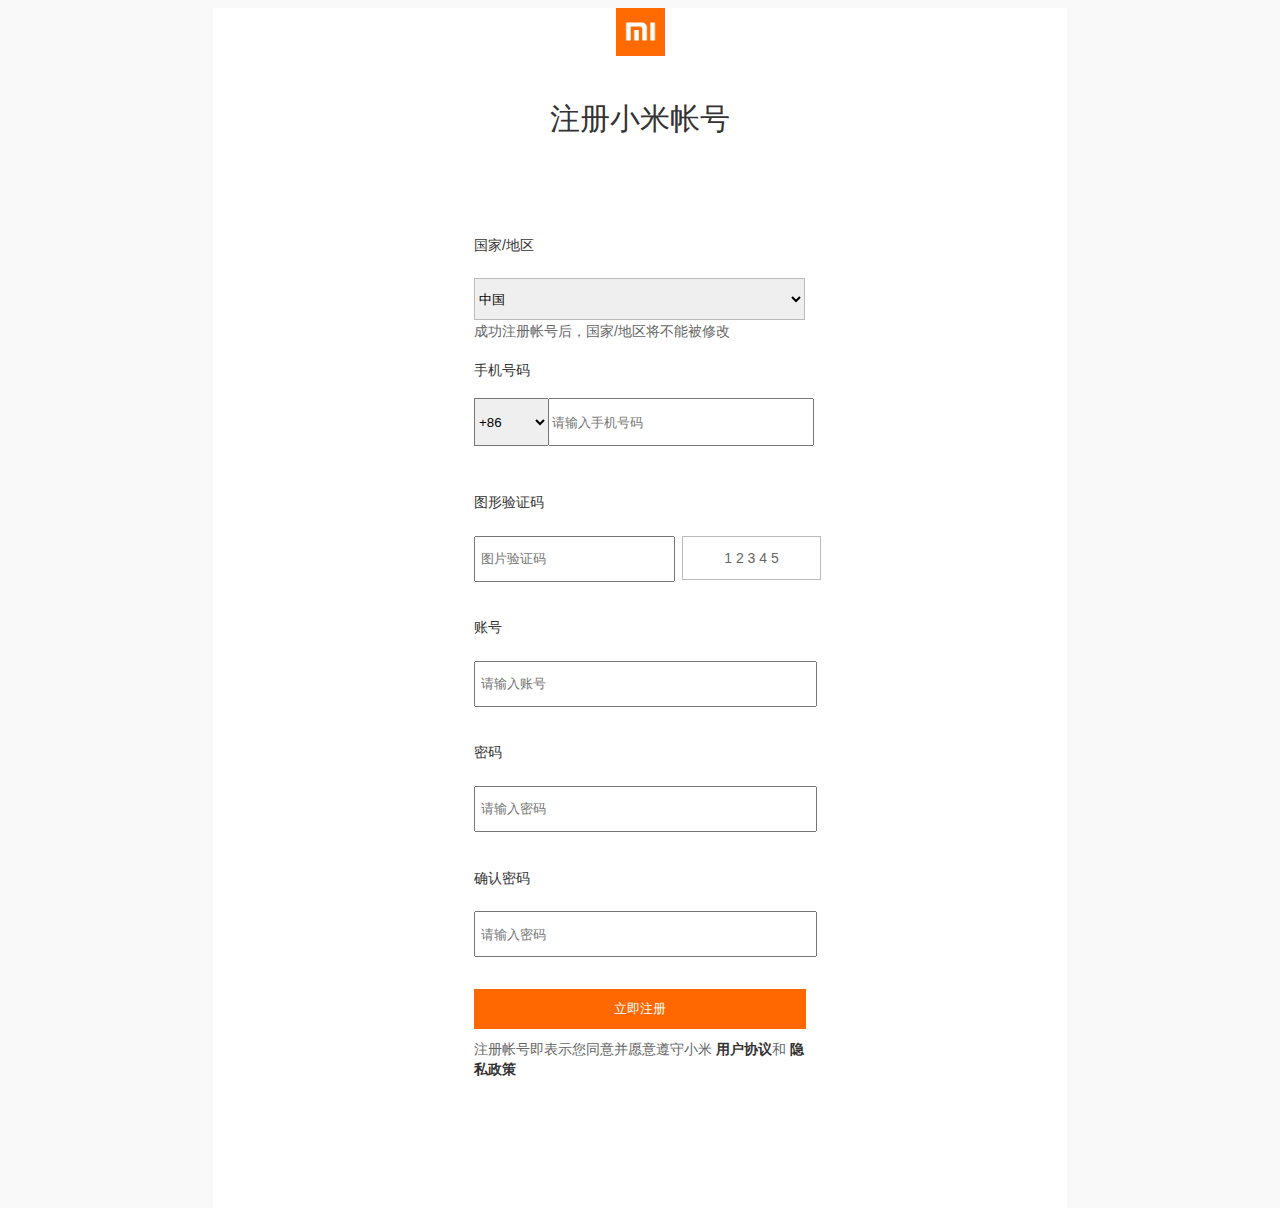
<file: register.html>
<!DOCTYPE html>
<html lang="en">
<head>
    <meta charset="UTF-8">
    <title>注册</title>
    <link rel="icon" href="images/favicon.ico" type="image/x-icon">
    <link rel="stylesheet" href="css/register.css">
</head>
<body>
    <div class="box">
        <div>
            <!--logo-->
            <div class="log-box">
                <img src="images/logo-footer.png">
            </div>
            <!--头部-->
            <div class="title-item">
                <h4>注册小米帐号</h4>
            </div>
            <!--内容-->
            <main>
                <div class="main-box">
                    <h4>国家/地区</h4>
                    <form name="Country" method="get">
                        <div class="select-box clearFloat">
                            <select class="result">
                                <optgroup label="常用">
                                    <option value="0">中国</option>
                                    <option value="1">中国台湾</option>
                                    <option value="2">中国香港</option>
                                    <option value="3">Brazil</option>
                                    <option value="4">India</option>
                                    <option value="5">Indonesia</option>
                                    <option value="6">Malaysia</option>
                                </optgroup>
                            </select>
                        </div>
                        <p class="access">成功注册帐号后，国家/地区将不能被修改</p>
                        <h4 class="tel-title">手机号码</h4>
                        <div class="tel-box">
                            <select>
                                <option>+86</option>
                            </select>
                            <div>
                                <input type="tel" placeholder="请输入手机号码" class="tel">
                            </div>
                        </div>
                            <div class="request place-tel">
                                <span>!</span>
                                <span>请输入11位手机号码</span>
                            </div>
                            <h4>图形验证码</h4>
                            <div class="Graphical-verification">
                                <input type="text" placeholder="图片验证码" class="Verification-input">
                                <div class="Verification" title="看不清，点击换一张">
                                    <span>1</span>
                                    <span>2</span>
                                    <span>3</span>
                                    <span>4</span>
                                    <span>5</span>
                                </div>
                            </div>
                            <div class="request margin request-verification">
                                <span>!</span>
                                <span>请输入正确的图形验证码</span>
                            </div>
                        <h4>账号</h4>
                        <div class="Graphical-verification ">
                            <input type="text" placeholder="请输入账号" class="Land account-land">
                        </div>
                        <div class="request margin request-account">
                            <span>!</span>
                            <span>请输入4~16位账号</span>
                        </div>
                        <h4>密码</h4>
                        <div class="Graphical-verification">
                            <input type="password" placeholder="请输入密码" class="Land pwd">
                        </div>
                        <div class="request margin request-pwd">
                            <span>!</span>
                            <span>请输入密码</span>
                        </div>
                        <h4>确认密码</h4>
                        <div class="Graphical-verification">
                            <input type="password" placeholder="请输入密码" class="Land confirm">
                        </div>
                        <div class="request margin request-confirm">
                            <span>!</span>
                            <span>两次密码不一致</span>
                        </div>
                            <div class="button-box">
                                <button type="button" class="btn">立即注册</button>
                                <p>注册帐号即表示您同意并愿意遵守小米&nbsp;<span>用户协议</span>和&nbsp;<span>隐私政策</span></p>
                            </div>
                    </form>
                </div>
            </main>
        </div>
    </div>
<script type="text/javascript" src="js/register.js"></script>
</body>
</html>
</file>
<file: css/public.css>
@charset "UTF-8";


body, ul, li, nav, h3, p
{  margin: 0; 
 	padding: 0;
}

body {
    font: 14px/1.5 "Helvetica Neue",Helvetica,Arial,"Microsoft Yahei","Hiragino Sans GB","Heiti SC","WenQuanYi Micro Hei",sans-serif;
    color: #333;
    background-color: #fff;
    min-width: 1336px;
    max-width: 100%;
    position: relative;
    margin: 0 auto;
}

a  { text-decoration: none; }

ul { list-style: none; }

.fl { float: left; }

.fr { float: right; }

.clearFloat { zoom: 1; }

.clearFloat:after {
    content: '';
    display: block;
    visibility: hidden;
    height: 0;
    clear: both;
}

.flex-center { display: flex; display: -webkit-flex; justify-content: center; align-items: center; }
</file>
<file: css/index.css>
@charset "UTF-8";

/***********************************顶部样式****************************************/
.top-header{
	width: 100%;
	height: 160px;
	position: relative;
}

.site-bn-bar{
	width: 100%; 
	height: 120px;
	cursor: pointer;
	background: url('../images/cms_15057116418636_OmMkc.jpg') no-repeat center;
}
/************************************阿里矢量图*********************************/
@font-face {
    font-family: 'iconfont';
    src: url('../iconfont/iconfont.eot');
    src: url('../iconfont/iconfont.eot?#iefix') format('embedded-opentype'),
    url('../iconfont/iconfont.woff') format('woff'),
    url('../iconfont/iconfont.ttf') format('truetype'),
    url('../iconfont/iconfont.svg#iconfont') format('svg');
}
.iconfont{
    font-family:"iconfont" !important;
    font-style:normal;
    -webkit-font-smoothing: antialiased;
    /*-webkit-text-stroke-width: 0.1 px;*/
    -moz-osx-font-smoothing: grayscale;
}

/************************************顶部导航栏样式*********************************/
.top-navbar{
	position: relative;
    z-index: 30;
    height: 40px;
    font-size: 12px;
    background: #333;
}

.navbar-container{
	width: 1226px;
	margin:0 auto;
	display: flex;
	display: -webkit-flex;
	justify-content: space-between;
}

.sep{
	margin: 0.5em;
	color: #424242;
}

.navbar{
	line-height: 40px;
}

.navbar a{
	color: #b0b0b0;
}

/**nav,cart,hover事件**/
.navbar a:hover{
	color: #FFFFFF;
}

.navbar-user a:hover{
	color: #FFFFFF;
}

.navbar-cart:hover{
	background: #FFFFFF;
}

.navbar-cart:hover .cart-menu{
    height: 92px;
	line-height: 92px;
	opacity: 1;	
	text-align: center;
}

.navbar-cart{
	position: relative;
}

.navbar-cart .cart-menu {
	width: 316px;
	height: 0px;
	position: absolute;
	right: 0px;
	text-align: center;
	background: #fff;
	z-index: -999;
	box-shadow: 0 0 8px rgba(0, 0, 0, .3);
	transition: all .5s;
	transform-origin: top center;
	opacity: 0;
	color: #424242;
}

.loading{
	line-height: 95px;
}

.navbar-cart-user{
	line-height: 40px;
	display: flex;
	display: -webkit-flex;
	justify-content: space-between;
}

.navbar-cart-user a{
	color: #b0b0b0
}

.navbar-cart{
	margin-left: 50px;
	padding:0 10px 0 10px;
	background: #757575;
}

/***********************************内容部分样式****************************************/
.wraper{
	width: 100%;
}

/***********************************banner头部样式*************************************/
.site-header {
	position: relative;
}


.site-header .wraper {
	height: 56px;
	width: 1226px;
	margin: 0 auto;
	line-height: 56px;
	padding-top: 22px;
}

.header-left {
	background: url(../images/milogo.png) no-repeat center center;
	width: 55px;
    height: 55px
}

.header-middle {
	font-size: 0px;
	height: 78px;
	margin-left:170px;
}

.content {
	height: 230px;
	display: none;
	width: 100%;
	position: absolute;
	left: 0;
	top: 100%;
	z-index: 100;
	background: #fff;
	overflow: hidden;
	transition: all .3s .1s;
	border-top: 1px solid #e0e0e0;
	box-shadow: 0 2px 4px rgba(176, 176, 176, 0.3);
}

.header-middle a{
	color: #0F0F0F;
}

.nav-item:hover a{
	color: #ff6700;
}

.header-middle>li:hover .content {

	display: block;
	color: #000;
}

.header-middle>li:hover {
	color: #ff6700;
}

.header-middle .contents-list{
	width: 1226px;
	margin:0 auto;
	font-size: 0px;
	display: flex;
	display: -webkit-flex;
	justify-content: flex-start;
}
.contents-list .item {
	position: relative;
	width: 180px;
	height: 100px;
	margin-top: 25px;
	border-left: 1px solid #e0e0e0;
	text-align: center;
}

.contents-list .item:first-child {
	border-left: none;
}

.header-middle .contents-list img {
	display: block;
	width: 160px;
	height:110px;
	position: absolute;
	left: 50%;
	transform: translateX(-50%);
}

.header-middle .contents-list .name {
	display: block;
	width: inherit;
	height: 20px;
	font-size: 15px;
	text-align: center;
	position: absolute;
	bottom: -25px
}

.header-middle .contents-list .price {
	display: block;
	width: inherit;

	height: 20px;
	color: #FF6700;
    font-size: 12px;
    text-align: center;
	position: absolute;
	bottom: -55px;
}

.header-middle .contents-list .flags{
	display: block;
	position: absolute;
	line-height: 18px;
    height: 18px;
	width: 65px;
    /*border: 1px solid #ff6700;*/
    color: #ff6700;
    top: -25px;
    left: 50%;
	transform: translateX(-50%);
}


.site-header .header-middle>li {
	display: inline-block;
	padding: 2px 10px;
	font-size: 16px;
	height: 100%;
}

.site-header .header-right {
	float: right;
	width: 300px;
	height: 56px;
	font-size: 0px;
	text-indent: left;
}

.header-right>* {
	height: 50px;
	display: inline-block;
	font-size: 12px;
	vertical-align: middle;
}

.header-right .search {
	width: 78%;
	height: 50px;
	border: none;

	text-indent: 10px;
	vertical-align: middle;
	outline: none;
	border: solid #ccc 1px;
}

.header-right .btn {
	width: 60px;
	border: none;
	border: solid #ccc 1px;
	height: 54px;
	font-size: 20px;
	border-left: none;
	background: transparent;
	cursor: pointer;
}

.header-right .btn:hover{
	background: #FF6700;
	color: #fff;
}

.header-right {
	position: relative;
}

.search-hot-words{
	position: absolute;
    right: 67px;
    z-index: 2;
    text-align: right;
}

.search-hot-words a{
    margin-left: 5px;
    padding: 0 5px;
    font-size: 12px;
    background: #eee;
    color: #757575;
    -webkit-transition: all .2s;
    transition: all .2s;
}

.search-hot-words a:hover{
	background: #ff6700;
    color: #fff;
}

.search:focus~.search-hot-words{
	display: none;
}

.header-right ul {
	width: 78.1%;
	height: auto;
	position: absolute;
	left: 0px;
	top: 100%;
	z-index: 2;
	margin-top: -1px;
	border: solid #ccc 1px;
	border-top: none;
	overflow: hidden;
	border-bottom: none;
}

.header-right ul li {
	cursor: pointer;
	padding: 0px 10px;
	background: #fff;
	opacity: 0;
	height: 0px;
	line-height: 30px;
	transition: all .5s;
	position: relative;
}

.header-right ul li span:nth-of-type(2) {
	position: absolute;
	right: 10px;
	color: #bcbcbc;
}

.header-right ul li:hover {
	background: #eee;
}

.search:focus {
	border-color: #FF6700;
}
/*同级元素选择器相邻 可以用＋号  不相邻则用~*/
.search:focus~.btn {
	border-color: #ff6700;
}

.search:focus~ul {
	border-color: #ff6700;
	border-bottom: solid #ff6700 1px;
	display: inline-block;
}

.search:focus~ul li {
	height: 30px;
	opacity: 1;
}


/*************************************轮播样式**************************************/

.banner {
	width: 1226px;
	height: 460px;
	/*绝对居中*/
	position: relative;
	cursor: pointer;
	margin: 14px auto;
}

/*设置图片相关样式*/
ul.imgs-box {
	width: inherit;
	height: inherit;
	position: relative;
}

ul.imgs-box li {
	width: inherit;
	height: inherit;
	/*绝对定位，图片重叠，默认隐藏*/
	position: absolute;
	opacity: 0;
}


ul.imgs-box li img {
	width: inherit;
	height: inherit;
}

.banner .btns .btn {
	position: absolute;
	top: 50%;
	width: 41px;
	height: 69px;
	margin-top: -35px;
	overflow: hidden;
	outline: 0;
	z-index: 2;
	cursor: pointer;
}
.banner .btns .prev {
	left: 234px;
	background: url("../images/icon-slides.png") no-repeat -84px 50%;
}
.banner .btns .next {
	right: 0;
	background: url("../images/icon-slides.png") no-repeat -125px 50%;
}
.banner .btns .prev:hover{
	background-position: 0 50%;
}
.banner .btns .next:hover{
	background-position: -42px 50%;
}


/*设置小圆点相关样式*/
ul.idots-box {
	width: 400px;
	text-align: center;
	position: absolute;
	right: 0;
	bottom: 20px;
	z-index: 1;
}
ul.idots-box .idot-item {
	width: 8px;
	height:8px;
	border-radius: 50%;
	margin: 5px;
	background: #fff;
	opacity: .85;
	display: inline-block;
	cursor: pointer;

	transition: background .25s linear;
}
ul.idots-box li.active {
	background: orange;
}


/***********************************banner左侧样式*************************************/
.category{
	position: absolute;
	top:0;
	left: 0;
	z-index: 60;
	width: 234px;
	height: 460px;
	box-sizing: border-box;
	background: rgba(0, 0, 0, .5);
}

.category>ul{
	padding: 20px 0;
	position: relative;
}

.category>ul>li{
	height: 42px;
	cursor: pointer;
	line-height: 42px;
	padding-left: 15px;
	box-sizing: border-box;
}

.category>ul>li:hover{
	background: #ff6700;
	cursor: pointer;
}

.category-item a{
	color: #FFFFFF;
}

.category-item i{
	display: inline-block;
	position: absolute;
	line-height: 42px;
	right: 15px;
	color: #FFFFFF;
}

.container{
	height: 460px;
	width: 796px;
	position: absolute;
	top: 0px;
	left: 234px;
	z-index: 3;
	display: none;
}

.category li:hover .container {
	display: block;
	color: #000;

}

.category .goods-list {
	height: 460px;
	width: 100%;
	background: #fff;
	border-top: solid #ccc 1px;
	box-shadow: 5px 8px 6px rgba(0, 0, 0, 0.2);
	position: absolute;
	top: 0px;
	display: flex;
	display: -webkit-flex;
	flex-direction: column;
	flex-wrap: wrap;
	justify-content: flex-start;
}

.category .content .goods-list:nth-of-type(1) {}

.category .content .goods-list:nth-of-type(2) {
	left: 100%;
}

.category .content .goods-list:nth-of-type(3) {
	left: 200%;
}

.category .goods-list li:first-child {
	
}

.category .goods-list li {
	width: 265px;
	height: 76px;
	display: flex;
	display: -webkit-flex;
	justify-content: space-around;
}

.category .goods-list a{
	display: inline-block;
	width: 60px;
	color: #ff6700;
	height: 22px;
	line-height: 22px;
	text-align: center;
	border: 1px solid #f56600;
	margin-top: 27px;
}

.category .goods-list img {
	width: 40px;
	height: 40px;
	display: inline-block;
	vertical-align: middle;
	margin:18px;
}

.category .goods-list p{
	width: 120px;
	margin-top: 28px;
	line-height: 1.5;
	text-align: left;
}

.category .goods-list p:hover{
	color: #f56600;
}


/****************************************banne下方物品********************************************/
.home-hero-sub{
	width: 1226px;
	height: 170px;
	margin: 0 auto;
	display: flex;
	margin-bottom: 26px;
	display: -webkit-flex;

	justify-content: space-between;
	position: relative;
}
   
.span1-item:before,.span1-item:after{
	position: absolute;
    content: "";
    background: #665e57;
}

.span1-item:before{
	width: 1px;
	height: 64px;
	left: 0;
	top: 8px;
}

.span1-item:after{
    width: 64px;
    height: 1px;
    left: 8px;
    top: 0;
}  

.span1{
	width: 234px;
	height: 170px;
	display: flex;
	display: -webkit-flex;
	flex-wrap: wrap;
	align-content: space-between;
	background: #5f5750;
}

.span1-item{
	position: relative;
	display: inline-block;
	width: 78px;
	height: 82px;
	color: #ffffff;
	display: flex;
	display: -webkit-flex;
	flex-wrap: wrap;
	justify-content: center;		
}

.span1-item img{
	width: 25px;
	height: 26px;
    margin-top: 10px;
}
.span1-item .iconfont{
	width: 100%;
	font-size: 28px;
	text-align: center;
}
.span2{
	width: 977px;
	height: 170px;
	display: flex;
	display: -webkit-flex;
	justify-content: space-between;
}

.span2 img{
	width: 316px;
	height: 170px;
	display: inline-block;
}
.span2 a:hover{
	box-shadow: 0 15px 30px rgba(0,0,0,0.1);
	transition: all .2s linear;
}

/********************************小米明星单品+为你推荐*************************************/
.home-star-goods,.home-recommend-goods{
	width:1226px;
	height: 428px;
	margin: 0 auto;
	padding-bottom: 40px;
}

.header-box{
	display: flex;
	display: -webkit-flex;
	justify-content: space-between;
	height: 58px;

}

.xm-controls{
	width: 80px;
	height: 25px;
	margin-top: 30px;
}

.xm-controls-left,.xm-controls-right{
	margin: -2px;
	padding: 0px;
	width: 40px;
	height: 25px;
	display: inline-block;
	text-align: center;
	line-height: 25px;
	border: 1px solid #C7C2C2;
	color: #CBCBCB;
}
.xm-left,.xm-right{
	margin: -2px;
	padding: 0px;
	width: 40px;
	height: 25px;
	display: inline-block;
	text-align: center;
	line-height: 25px;
	border: 1px solid #C7C2C2;
	color: #CBCBCB;
}

.xm-controls-left:hover,.xm-controls-right:hover{
	color: #f56600;
	cursor: pointer;
}
.xm-left:hover,.xm-right:hover{
	color: #f56600;
	cursor: pointer;
}


.xm-carousel-wrapper, .xm-recommend-wrapper {
	width: 1226px;
	height: 340px;
	font-size: 0;
	position: relative;
	overflow: hidden;
}

.xm-carousel-list,.xm-recommend-list{
	width: 2480px;
    height: 340px;
    top: 0;
    left: 0;
    position: absolute;
    display: flex;
    display: -webkit-flex;
	transition: all .5s ease;
    justify-content: space-between; 
}


.xm-carousel-wrapper .xm-carousel-list li, .xm-recommend-wrapper .xm-recommend-list li{
	float: left;
	width:  234px;
	height: 340px;
	margin-right:14px;
	padding-top: 35px;
}
.xm-carousel-wrapper .xm-carousel-list li{
	background: #FAFAFA;
}
.xm-recommend-wrapper .xm-recommend-list li{
	background: #ffffff;
}


.xm-carousel-list li>a, .xm-recommend-list li>a{
	display: inline-block;
	width: 160px;
	height: 166px;
	margin: 0 37px;
}

.thumb img{
	width: 160px;
	height: 166px;
}

.xm-carousel-wrapper .rainbow-item:nth-child(1){
	border-top:1px solid #ffac13; 
}
.xm-carousel-wrapper .rainbow-item:nth-child(2){
	border-top:1px solid #83c44e; 
}
.xm-carousel-wrapper .rainbow-item:nth-child(3){
	border-top:1px solid #2196f3; 
}
.xm-carousel-wrapper .rainbow-item:nth-child(4){
	border-top:1px solid #e53935; 
}
.xm-carousel-wrapper .rainbow-item:nth-child(5){
	border-top:1px solid #ffac13; 
}
.xm-carousel-wrapper .rainbow-item:nth-child(6){
	border-top:1px solid #ffac13;
}
.xm-carousel-wrapper .rainbow-item:nth-child(7){
	border-top:1px solid #83c44e;
}
.xm-carousel-wrapper .rainbow-item:nth-child(8){
	border-top:1px solid #2196f3;
}
.xm-carousel-wrapper .rainbow-item:nth-child(9){
	border-top:1px solid #e53935;
}
.xm-carousel-wrapper .rainbow-item:nth-child(10){
	border-top:1px solid #ffac13;
}

.header-box h2{
	display: block;
	text-align: center;
	font-weight: 400;
}
.xm-recommend-wrapper .xm-carousel-list .rainbow-item{
	background-color: #FFFFFF;;
}

.rainbow-item .title{
	display: block;
	text-align: center;
    font-size: 14px;
    font-weight: 400;   
}

.rainbow-item .desc{
	display: block;
	text-align: center;
	height: 18px;
    font-size: 12px; 
    color: #b0b0b0;
}

.rainbow-item .price{
	display: block;
	height: 18px;
	font-size: 15px;
	padding-top: 10px;
	text-align: center;
    color: #ff6709;
}

/**********************************************家电************************************************/
.box-wrapper{
	width: 1226px;
	margin:0 auto;
}
.box-wrapper .box-lf{
	float: left;
	width: 234px;
}
.box-wrapper .box-lf a img{
	width: 234px;
}
.box-wrapper .box-lf li{
	-webkit-transition: all .2s linear;
	transition: all .2s linear;
}

.box-rt{
	float: right;
	width: 978px;
	height: 614px;
	display: flex;
	display: -webkit-flex;
	flex-wrap: wrap;
	justify-content: space-between;
}
.box-pro{
	width: 234px;
	height: 300px;
	margin-bottom: 14px;
	position: relative;

}
.box-pro:not(.last){
	background: #FFFFFF;
}
.box-wrapper .box-rt .box-pro a{
	display: block;
	position: absolute;
	width: 160px;
	height: 160px;
	top: 20px;
	background: red;
	left: 50%;
	transform: translateX(-50%);
}
.box-wrapper .box-rt .box-pro .title{
	width: inherit;
	text-align: center;
}
.box-wrapper .box-rt .box-pro .desc{
	width: inherit;
	text-align: center;
}
.box-wrapper .box-rt .box-pro .price{
	width: inherit;
	text-align: center;
}


.box-wrapper .box-rt .box-pro .flag{
	position: absolute;
	top:0;
	width: 64px;
	height: 20px;
	text-align: center;
	background: greenyellow;
	left: 50%;
	transform: translateX(-50%);
}

.box-pro ul{
	display: flex;
	display: -webkit-flex;
	flex-direction: column;
}

.box-pro li{
	width: 234px;
	height: 143px;
	margin-bottom: 14px;
	background-color: #FFFFFF;
	position: relative;
}




/**********************************************配件************************************************/
.main-wrap{
	width: 100%;
	background: #FAFAFA;
	height:auto;
	padding-top: 60px;
	padding-bottom: 60px;
}
.main-wrap-nav{
	width: 1226px;
	height: 50px;
	margin: 0 auto;
	position: relative;
}
.main-wrap .title {
	color: #333;
	font-weight: 200;
}
.main-wrap .menu-list {
	position: absolute;
	top: 50%;
	right: 0;
	transform: translateY(-50%);
}
.menu-list li {
	display: inline-block;
	margin-left: 25px;
	padding-bottom: 3px;
	transition: all .5s linear;
	border-bottom: 2px solid transparent;
	cursor: pointer;
	text-align: center;
	font-weight: 200;
	font-size: 16px;
	color: #424242;
}
.menu-list li.tab-active {
	border-color: #ff6700;
	color: #ff6700;
}

.main-wrap .box-list{
	width:1226px;
	height: 640px;
	margin: 0 auto;
	position: relative;
	display: flex;
	display: -webkit-flex;
	flex-wrap: wrap;
	justify-content: space-between;
}
.box-list .box-item:not(.last){
	width: 234px;
	height: 300px;
	background: #FFFFFF;
	position: relative;
}

.box-item:nth-child(1), .box-item:nth-child(6){
	background-size: 100% !important;
}

.box-item .img {
	width: 150px;
	height: 150px;
	background-size: 100% !important;
	margin:20px auto;
}

.box-item .title {
	color: #333;
	font-weight: normal;
	line-height: 20px;
	text-align: center;
}

.box-item .price {
	color: #ff6700;
	text-align: center;
}

.box-item .appraise {
	color: #b0b0b0;
	text-align: center;
	margin-top: 10px;
	font-size: 10px;
}

.box-item .tips {
	display: block;
	width: 64px;
	height: 20px;
	font-size: 12px;
	color: #fff;
	text-align: center;
	line-height: 20px;
	position: absolute;
	top: 0;
	left: 50%;
	transform: translateX(-50%);
}
.box-item .slider {
	width: 100%;
	height: 87px;
	background: #ff6700;
	transition: all .25s linear;
	box-sizing: border-box;
	text-align: left;
	padding: 5px 30px;
	font-size: 12px;
	position: absolute;
	bottom: 0px;
	left: 0;
	opacity: 0;
}
.slider-appraise-des  { color: #fff; }
.slider-appraise-from { color: #d3d3d3;}



.box-item ul{
	display: flex;
	display: -webkit-flex;
	flex-direction: column;
}

.box-item li{
	width: 234px;
	height: 143px;
	margin-bottom: 14px;
	background-color: #FFFFFF;
	position: relative;
}
.top-item{
	position: absolute;
	padding:0 20px;
	top:50%;
	transform: translateY(-50%);
}
.box-item .fr{
	right: 10px;
}

.top-item .title {
	color: #333;
	font-weight: normal;
	line-height: 20px;
	text-align: center;
}

.top-item .price {
	color: #ff6700;
	text-align: center;
}

.top .top-item img {
	width: 58px;
	height: 58px;
	right:10px;
	background-size: 100% !important;
	margin:20px auto;
}

/*动画效果*/
.box-item:not(.last), .top, .bottom {
	transition: all .15s linear;
}
.box-item:not(.last):hover, .top:hover, .bottom:hover {
	transform: translateY(-2px);
	box-shadow: 0px 4px 10px 4px #d3d3d3;
}

.box-item:hover .slider{
	bottom: 0px;
	opacity: 1;

}



/*******************************************热评部分轮播*********************************************/
.box-hd{
    position: relative;
}
.box-hd .title{
    margin: 0;
    font-size: 22px;
    font-weight: 200;
    line-height: 58px;
    color: #333;
}
.box-hd .title a{
    color: #333;
}
.box-hd .arrow{
    position: absolute;
    top: 24px;
    right: 0;
}
.hot-product-wraper{
    height: 503px;
    width: 1226px;
    margin: 0 auto;
}
.review-item .review a{
	color: #B6B5B5;
}
.review-list {
    width: 1240px;
    height: 415px;
}
.review-item {
    position: relative;
    float: left;
    width: 296px;
    height: 415px;
    margin-left: 14px;
    margin-bottom: 14px;
    background: #fff;
    -webkit-transition: all .2s linear;
    transition: all .2s linear;
}
.review-item:first-child, .review-item-first {
    margin-left: 0;
}
.review-item .figure-img img {
    width: 296px;
    height: 220px;
    margin: 0 0 28px;
}
.review-item .review {
    height: 72px;
    margin: 0 28px 22px;
    font-size: 14px;
    line-height: 24px;
    font-weight: 400;
    overflow: hidden;
    color: #333;
}

.review-item .author {
    position: relative;
    height: 18px;
    margin: 0 28px 8px;
    padding: 0 10px 0 0;
    font-size: 12px;
    color: #b0b0b0;
}
.review-item .info {
    margin: 0 30px;
    text-overflow: ellipsis;
    white-space: nowrap;
    overflow: hidden;
}
.review-item .title {
    display: inline-block;
    margin: 0;
    font-size: 14px;
    font-weight: 400;
    max-width: 170px;
    text-overflow: ellipsis;
    white-space: nowrap;
    overflow: hidden;
    vertical-align: bottom;
   
}
.review-item .title a{ color: #333;}
.home-review-box .sep {
    color: #e0e0e0;
}
.review-item:hover {
    z-index: 2;
    -webkit-box-shadow: 0 15px 30px rgba(0,0,0,0.1);
    box-shadow: 0 15px 30px rgba(0,0,0,0.1);
    -webkit-transform: translate3d(0, -2px, 0);
    transform: translate3d(0, -2px, 0);
}
.review-item .price {
    display: inline;
    margin: 0;
    color: #ff6700;
}
/*********************************内容样式****************************************/
.content-container{
	width: 1226px;
	height: 480px;
	margin:0 auto;
	position: relative;
}

.content-wrap {
	width:  295px;
	height: 430px;
	overflow: hidden;


	background: #ffffff;
	border-top: 1px solid darkred;
	transition: all .25s linear;

	position: absolute;
	top: 50px; left: 0;
}
.content-wrap-two{
	width:  295px;
	height: 430px;
	overflow: hidden;
	background: #ffffff;
	border-top: 1px solid darkgreen;
	transition: all .25s linear;
	position: absolute;
	top: 50px; left: 310px;
}
.content-wrap-three{
	width:  295px;
	height: 430px;
	overflow: hidden;
	background: #ffffff;
	border-top: 1px solid mediumvioletred;
	transition: all .25s linear;
	position: absolute;
	top: 50px; right: 310px;
}
.content-wrap-four{
	width:  295px;
	height: 430px;
	overflow: hidden;
	background: #ffffff;
	border-top: 1px solid orangered;
	transition: all .25s linear;
	position: absolute;
	top: 50px; right: 0px;
}

.content-wrap:hover,
.content-wrap-two:hover,
.content-wrap-three:hover,
.content-wrap-three:hover
{
	transform: translateY(-2px);
	box-shadow: 2px 2px 5px 2px #ccc;
}

/*标题*/
.content-wrap .title,
.content-wrap-two .title,
.content-wrap-three .title,
.content-wrap-four .title
{
	width: inherit;
	height: 70px;
	text-align: center;
	font: normal normal 16px/70px '宋体';
	color: rgb(229, 57, 53);
}

/*详情*/
.content-wrap .detail-list,
.content-wrap-two .adetail-list,
.content-wrap-three .bdetail-list,
.content-wrap-four .cdetail-list
{
	width: calc(4 * 295px);
	height: 360px;
	font-size: 0;
	position: absolute;
	top: 70px;
	left: 0;

}

.content-wrap .detail-list .list-item,
.content-wrap-two .adetail-list .list-item ,
.content-wrap-three .bdetail-list .list-item ,
.content-wrap-four .cdetail-list .list-item
{
	width: 295px;
	height: inherit;

	display: inline-block;
	vertical-align: top;
	text-align: center;
	font-size: 16px;
}

.content-wrap .detail-list .list-item .title,
.content-wrap-two .adetail-list .list-item .title,
.content-wrap-three .bdetail-list .list-item .title,
.content-wrap-four .cdetail-list .list-item .title
{
	font-size: 20px;
}
.content-wrap .detail-list .list-item .sub-title,
.content-wrap-two .adetail-list .list-item .sub-title,
.content-wrap-three .bdetail-list .list-item .sub-title,
.content-wrap-four .cdetail-list .list-item .sub-title
{
	margin: 10px auto;
}
.content-wrap .detail-list .list-item .des,
.content-wrap-two .adetail-list .list-item .des,
.content-wrap-three .bdetail-list .list-item .des,
.content-wrap-four .cdetail-list .list-item .des
{
	display: block;
	font-size:   12px;
	line-height: 20px;
	color: #b0b0b0;
	white-space: pre-wrap;
}
.content-wrap .detail-list .list-item .price,
.content-wrap-two .adetail-list .list-item .price,
.content-wrap-three .bdetail-list .list-item .price,
.content-wrap-four .cdetail-list .list-item .price
{
	display: block;
	margin: 30px auto;
}

/*圆点*/
.content-wrap .idots-box,
.content-wrap-two .idots-box,
.content-wrap-three .idots-box,
.content-wrap-four .idots-box
{
	width: inherit;
	text-align: center;

	position: absolute;
	left: 0;
	bottom: 20px;
}
.content-wrap .idots-box .idx-item,
.content-wrap-two .idots-box .aidx-item,
.content-wrap-three .idots-box .bidx-item,
.content-wrap-four .idots-box .cidx-item
{
	width:  6px;
	height: 6px;
	display: inline-block;
	vertical-align: middle;
	border-radius: 50%;
	margin: 0 5px;
	background-color: #ccc;

	cursor: pointer;

}

.content-wrap .idots-box .active,
.content-wrap-two .idots-box .active,
.content-wrap-three .idots-box .active,
.content-wrap-four .idots-box .active
{
	width:  10px;
	height: 10px;
	background-color: #fff;
	border: 2px solid #ffa500;
}
/*按钮*/
.content-wrap .btn,
.content-wrap-two .btn,
.content-wrap-three .btn,
.content-wrap-four .btn
{
	display: inline-block;
	width:  20px;
	height: 40px;

	opacity: 0;
	transition: all .25s linear;
	position: absolute;
	top: 50%;
	transform: translateY(-50%);
}

.content-wrap:hover .btn,
.content-wrap-two:hover .btn,
.content-wrap-three:hover .btn,
.content-wrap-four:hover .btn
{
	opacity: 1;
}
.content-wrap .btn:hover,
.content-wrap-two .btn:hover,
.content-wrap-three .btn:hover,
.content-wrap-four .btn:hover
{
	background-color: gray;
}

.content-wrap .oprev,
.content-wrap-two .aprev,
.content-wrap-three .bprev,
.content-wrap-four .cprev
{
	left: 0;
	background: lightgray url("../images/left.png") no-repeat center;

}
.content-wrap .onext,
.content-wrap-two .anext,
.content-wrap-three .bnext,
.content-wrap-four .cnext
{
	right: 0;
	background: lightgray url("../images/right.png") no-repeat center;
}
/*********************************视频样式****************************************/

.iconfont-close {
	font-family: "iconfont";
	font-style: normal;
	font-size: 20px;
	transition: color .25s linear;
}

.iconfont-play {
	font-family: "iconfont";
	font-style: normal;
	font-size: 60px;
	color: #fff;
	transition: color .25s linear;
}


.wrap {
	width: 1226px;
	height: auto;
	margin: 0px auto;
}

.video-head{
	width: 1226px;
	margin-top: 40px;
	position: relative;
}

h1.title {
	margin:0;
	font: normal normal 22px "宋体";
}

.more{
	float: right;
	top: 0px;
	right: 0px;
	font-size: 16px;
	position: absolute;
}
.more a{
	color: #333333;
}
.more  .iconfont{

	font-size: 15px;
}

.video-list {
	width: 100%;
	margin-top: 10px;

	display: flex;
	justify-content: space-between;
}

.video-item {
	width: 290px;
	height: 285px;
	text-align: center;
	background: #fff;
	transition: all .25s ease-in;
}

.video-item:hover {
	transform: translateY(-2px);
	box-shadow: 2px 2px 6px 3px #d3d3d3;
}

.figure {
	width: 100%;
	height: 180px;
	margin-bottom: 28px;
	position: relative;
}
.video-item .figure .play {
	color: #f5f5f5;
	font-size: 25px;
}

.figure:hover .play {
	color: #ff6700;
}

.figure img {
	width: 100%;
	height: 100%;
}
.video-item .figure .play {
	display: block;
	width: 30px;
	height: 30px;
	text-align: center;
	position: absolute;
	left: 10px;
	bottom: 10px;
	font-size: 20px;
	z-index: 100;
}


h3.title {
	font: normal 14px/26px "微软雅黑";
	cursor: pointer;
}
h3.title:hover {
	color: #ff6700;
}
p.desc {
	font-size: 12px;
	color: #b0b0b0;
}

/*弹出视频*/
.video-mask {
	width: 100%;
	height: 100%;
	background: rgba(0, 0, 0, .5);

	display: none;
    z-index: 200;
	position: fixed;
	top: 50%;
	left: 50%;
	transform: translateX(-50%) translateY(-50%);
}

.video-box {
	width: 800px;
	height: 500px;

	position: absolute;
	top: 50%;
	left: 50%;
	transform: translateX(-50%) translateY(-50%);
}
.video-title {
	height: 50px;
	background: #fff;
	box-sizing: border-box;
	padding-left: 30px;
	margin: 0;
	font-size: 18px;
	font-weight: normal;
	line-height: 50px;
}
.video-show {
	width: 100%;
	height: calc(100% - 50px);
	background-size: cover !important;

	position: relative;
}

.video-play {
	cursor: pointer;
	position: absolute;
	top: 50%;
	left: 50%;
	transform: translateX(-50%) translateY(-50%);
}

.video-play:hover .iconfont-play{
	color: #ff6700;
}




.video-close {
	cursor: pointer;
	transition: color .15s ease-in-out;
	position: absolute;
	right: 20px;
	top: 7px;
}
.video-close:hover {
	color: #ff6700;
}


.video-show video {
	width: 100%;
	height: 100%;
	display: none;
}

/**********************************页脚样式***************************************/

#footer #footer .footer-middle#footer .footer-middle ul {
	overflow: hidden;
	text-align: center;
	padding: 26px 0;
	border-bottom: solid 1px #e0e0e0;
	font-size: 0px;
	text-align: center;
}

.footer-top{
	width: 1226px;
	margin: 0 auto;
	padding-top: 20px;
}

#footer .footer-top ul{
	text-align: center;
}

#footer .footer-top li {
	display: inline-block;
	width: 19.5%;
	border-left: solid 1px #E0E0E0;
	line-height: 26px;
	font-size: 16px;
}
#footer .footer-top a{
    color: #616161;
    font-size: 20px;
}

#footer .footer-top li:hover{
	color: #FF6700;
}

#footer .footer-top li:first-child {
	border-left: none;
}

#footer .wraper {
	overflow: hidden;
}

#footer .footer-middle {
	margin: 40px auto;
	width: 1226px;
}

#footer .footer-left {
	float: left;
}

#footer .footer-right {
	float: right;
}

#footer .connect {
	width: 19.9%;
	text-align: center;
	border-left: solid 1px #ccc;
}

#footer .connect .tel {
	color: #FF6700;
	font-size: 20px;
	font-weight: 600;
}

#footer .connect .detail {
	margin: 5px auto;
	width: 160px;
	font-size: 12px;
	color: #757575;
}

#footer .connect .btn {
	width: 120px;
	border: solid #FF6700 1px;
	height: 28px;
	line-height: 28px;
	margin-top: 15px;
	margin: 15px auto;
	display: block;
	color: #FF6700;
}
#footer .connect .btn:hover{
	background: #FF6700;
	color: #fff;
}

#footer .menu-columns {
	width: 75%;
}

#footer .menu-columns {
	overflow: hidden;
	font-size: 0px;
}

dt{
	margin-left: 40px;
}

#footer .menu-columns .menu {
	width: 16%;
	display: inline-block;
	font-size: 14px;
}

#footer .menu-columns .menu dl dt{
	padding-bottom: 30px;
	color: #424242;
}
#footer .menu-columns .menu dl dd{
	color: #757575;
	padding-bottom: 10px;
	font-size: 12px;
	cursor: pointer;
}
#footer .menu-columns .menu dl dd:hover{
	color: #FF6700;
}

#footer .footer-bottom {
	padding: 30px 0px;
	background: #fafafa;
	overflow: hidden;
}

#footer .info {
	float: left;
	padding: 0 0 10px 70px;
	background: url(../images/logo-footer.png) no-repeat;
}

#footer .info p{
	padding-top: 5px;
	line-height: 20px;
}

#footer .links {
	width: 800px;
}

#footer .links a {
	padding: 0px 3px;
	border-left: 1px solid #ccc;
	color: #757575;
	font-size: 12px;
}

#footer .links a:hover{
	color: #FF6700;
}

#footer .links a:first-child {
	border-left: none;
	padding-left: 0px;
}

#footer .desc {
	width: 582px;
	font-size: 10px;

	color: #b0b0b0;
	display: inline-block;
}

.footer-wraper{
	width: 1226px;
	margin: 0 auto;
}

#footer h3 {
	font-family: '楷体';
	clear: both;
	text-align: center;
	padding-top: 30px;
	font-size: 20px;
	color: #b0b0b0;
}

#footer .img-list {
	float: right;
}

.img-list1{
	width: 85px;
	height: 28px;
}

#footer .img-list li {
	width: 83px;
	height: 30px;
	float: left;
	margin-left: 5px;
}


/**********************************回到顶部***************************************/

.back-btn {
	width: 50px;
	height: 50px;
	/*background: url("../images/toWinTop.png") no-repeat 0;*/
	opacity: 0.1;
	position: fixed;
	right: 0px;
	bottom: 20px;
}
.back-btn:hover {
	opacity: 1;

}
</file>
<file: css/register.css>
@charset "utf-8";
body{
    font-size: 14px;
    font-family: arial,"Hiragino Sans GB", "Microsoft YaHei","微軟正黑體","儷黑 Pro", sans-serif;
    background: #f9f9f9;
    color: #666;
    position: relative;
}
.box{
    width: 854px;
    height:1200px;
    background: #ffffff;
    position: absolute;
    top: 0;
    left: 50%;
    transform: translateX(-50%);
}
.box>div:nth-child(1){
    width: 786px;
    margin: 0 auto;
}
.log-box{
    width: 49px;
    height: 48px;
    margin: 0 auto 40px auto;
}
.log-box>img{
    width: 100%;
    height: 100%;
}
.title-item{
    text-align: center;
}
.title-item>h4{
    font-size: 30px;
    font-weight: normal;
    line-height: 1.5;
    color: #333;
}
main{
    width: 786px;
    height: 467px;
}
.main-box{
    width: 332px;
    height: 467px;
    margin: 0 auto;
    padding: 30px 0;
}

h4{
    line-height: 20px;
    padding-bottom: 5px;
    color: #333;
    font-weight: normal;
}
.select-box{
    height: 40px;
    line-height: 40px;
    display: inline-block;
    vertical-align: middle;
    color: #555;
    cursor: pointer;
    zoom: 1;
    box-sizing: content-box;
}
.select-box select{
    float: left;
    width: 329px;
    height: 40px;
    box-sizing: content-box;
    border-color: #BBBBBB;
}
.select-box>div{
    float: right;
    width: 40px;
    height: 42px;
    border: 1px solid #BBBBBB;
}

.access{
    margin:5px 0 15px 0;
}
.tel-title{
    padding: 0;
}
.tel-box{
    height: 42px;
    zoom: 1;
    display: flex;
    margin-bottom: 15px;
}
.tel-box select{
    width: 74px;
    height: 48px;
    border-right: none;
}
.tel-box div{
    width: 258px;
    height: 42px;
}
.tel-box div input{
    width: 100%;
    height: 42px;
}
.request{
    display: flex;
    align-items: flex-end;
    margin-bottom: 5px;
}
.request>span:nth-child(1){
    display: flex;
    width: 14px;
    height: 14px;
    border-radius: 50%;
    background: #ff6700;
    color: #fff;
    justify-content: center;
    align-items: center;
    margin:-1px 5px 0 0 ;
}
.request>span:nth-child(2){
    color: #ff6700;
    font-size: 13px;
}
/*图形验证*/
.Graphical-verification{
    width: 450px;
    height: 40px;
    margin-bottom: 5px;
    display: flex;
}
.Graphical-verification input{
    width: 190px;
    height: 40px;
    padding-left: 5px;
    margin-right: 7px;
}
.Graphical-verification div.Verification{
    width: 137px;
    height: 42px;
    vertical-align: middle;
    border: 1px solid #BBBBBB;
    cursor: pointer;
    text-align: center;
    line-height: 42px;
}
.Verification>span{
    display: inline-block;

}
.Graphical-verification input.Land{
    width: 332px;
}
.margin{
    margin-bottom: 15px;
}
.button-box{
    height: 92px;
}
.button-box button{
    width: 100%;
    height: 40px;
    background-color: #ff6700;
    outline: none;
    border: 0;
    color: #fff;
    cursor: pointer;
}
.button-box p{
    margin-top: 10px;
    line-height: 20px;
}
.button-box p>span{
    color: #333;
    font-weight: bold;
}
/*隐藏提示信息*/
.place-tel,.request-verification,.request-account,.request-pwd,.request-confirm{
   opacity: 0;
}

/*图形验证样式*/
/*随机字体颜色*/
.color-12{
    color: #5f5750;
    transform:skewX(20deg);
}
.color-13{
    color: #ff6700;
    transform:skewY(20deg);
}
.color-14{
    color: #00d20d;
    transform:skew(20deg,-20deg);
}
.color-15{
    color: #ddb321;
    transform:skewX(30deg);
}
.color-16{
    color: #1b4e7c;
    transform:skewX(50deg);
}
.color-17{
    color: #466988;
    transform:skew(60deg,-60deg);
}
.color-18{
    color: #59758e;
    transform:skew(90deg);

}
.color-19{
    color: #af3a82;
    transform:scale(0.5);

}
.color-20{
    color: #152a3c;
    transform:scale(0.8);
}
.color-21{
    color: #531b71;
    transform:scale(1.2);
}
.color-22{
    color: #4d657b;
    transform:rotateZ(180deg);
}
.color-23{
    color: #394e31;
    transform:rotateZ(90deg);
}
.color-24{
    color: #285677;
    transform:rotateZ(45deg);
}
.color-25{
    color: #59758e;
    transform:rotateZ(60deg);
}
.color-26{
    color: #0e602a;
    transform:scale(1.1);
}
.color-27{
    color: #620883;
    transform:scale(0.8);
}
.color-28{
    color: #236c08;
    transform:scale(0.9);
}
.color-29{
    color: #466988;
    transform:rotateZ(70deg);
}
.color-30{
    color: #1b4e7c;
    transform:rotateZ(120deg);
}
.color-31{
    color: #185c3a;
}
.color-32{
    color: #1a4307;
}
.color-33{
    color: #6c6c18;
}
</file>
